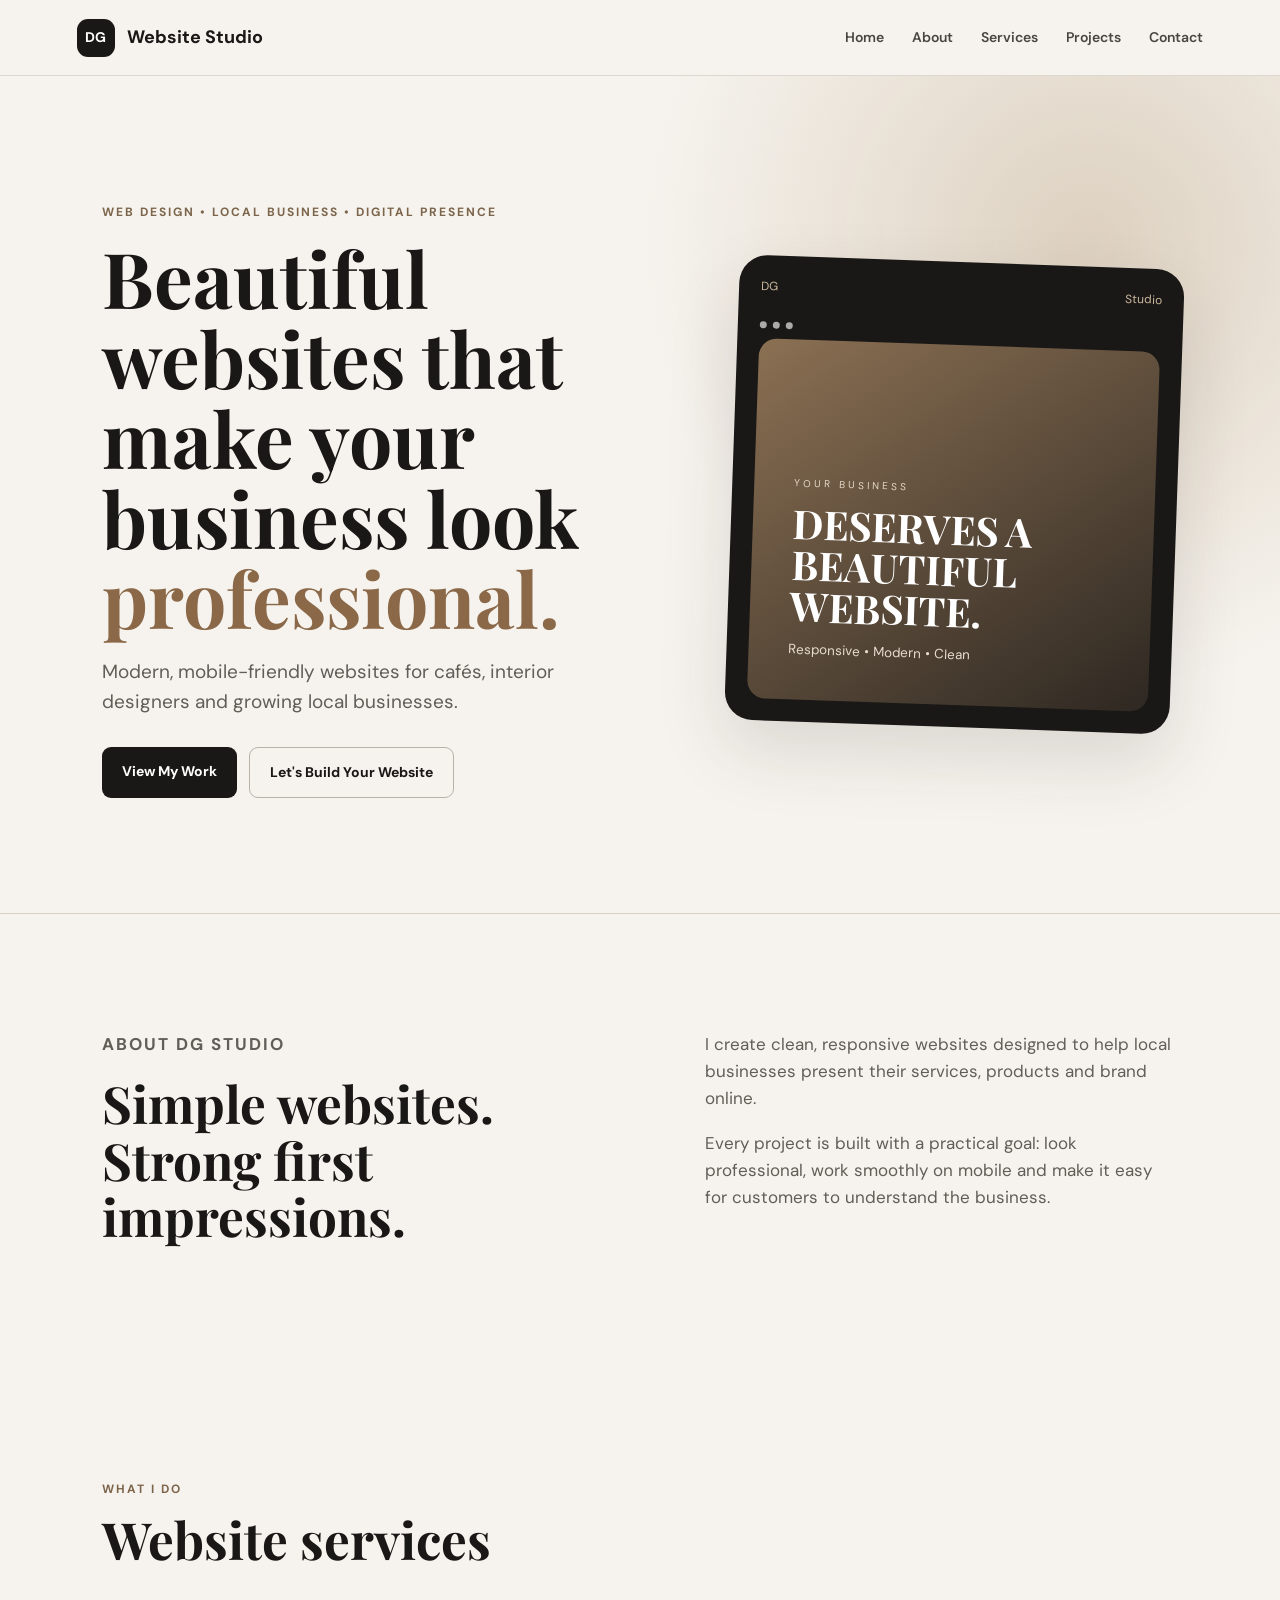
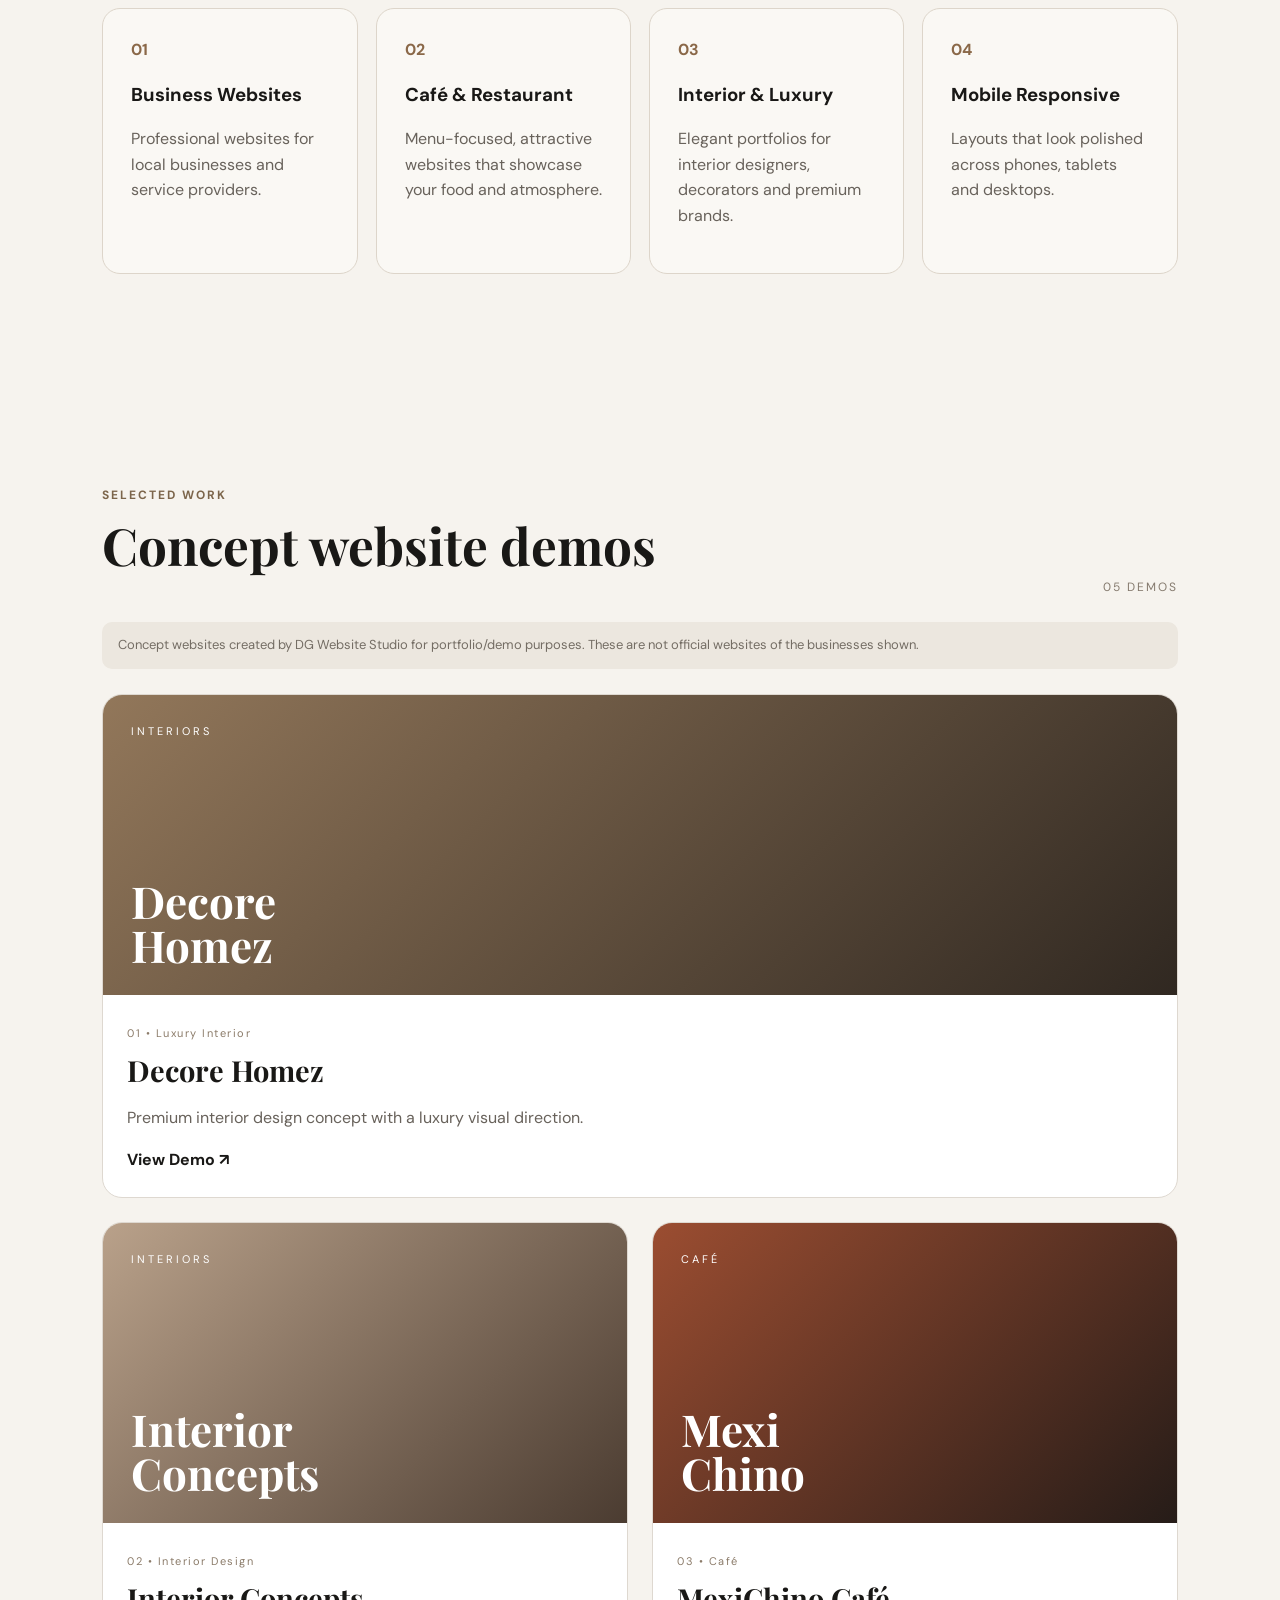
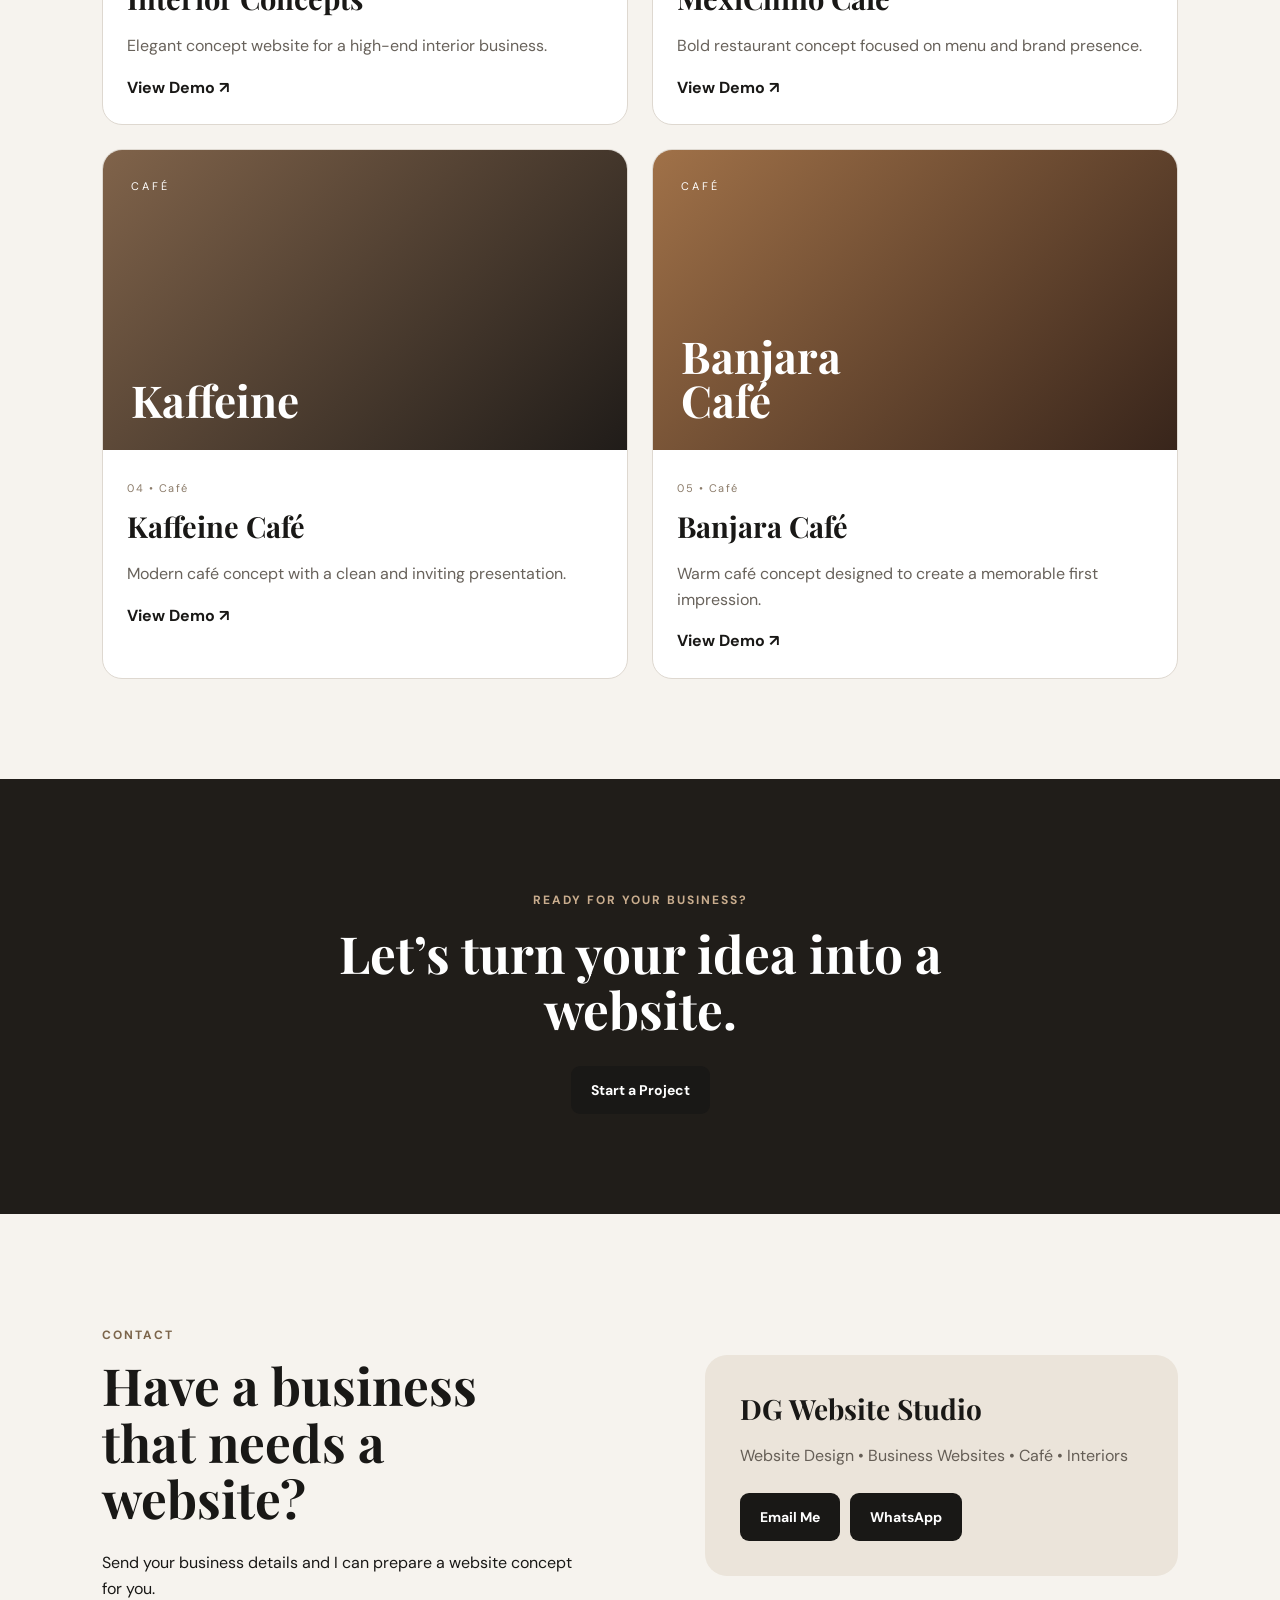
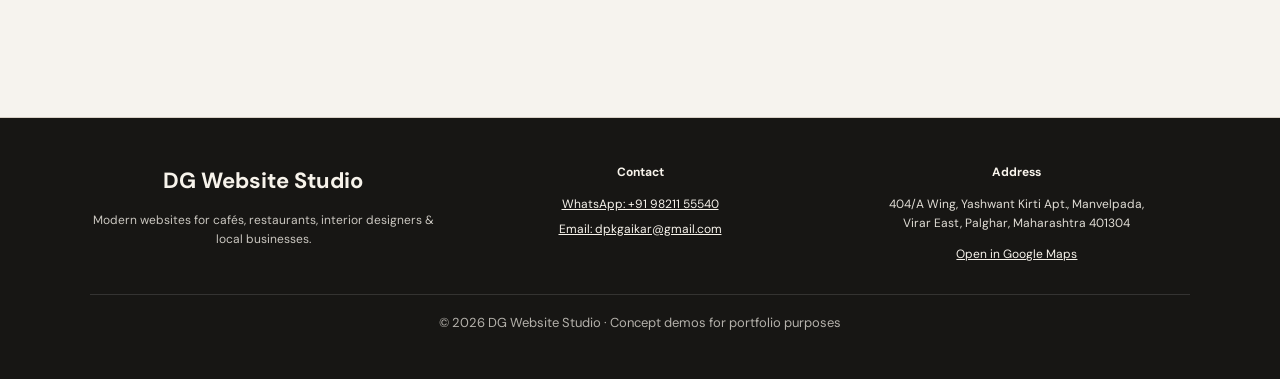
<file: index.html>
<!DOCTYPE html>
<html lang="en">
<head>
<meta charset="UTF-8">
<meta name="viewport" content="width=device-width, initial-scale=1.0">
<title>DG Website Studio | Premium Website Design</title>
<meta name="description" content="DG Website Studio creates modern, responsive websites for cafés, interiors and local businesses.">
<link rel="preconnect" href="https://fonts.googleapis.com">
<link rel="preconnect" href="https://fonts.gstatic.com" crossorigin>
<link href="https://fonts.googleapis.com/css2?family=DM+Sans:wght@400;500;600;700&family=Playfair+Display:wght@600;700&display=swap" rel="stylesheet">
<link rel="stylesheet" href="style.css">
</head>
<body>
<header class="nav">
  <a class="brand" href="#home"><span>DG</span> Website Studio</a>
  <button class="menu" aria-label="Open menu">☰</button>
  <nav>
    <a href="#home">Home</a><a href="#about">About</a><a href="#services">Services</a><a href="#projects">Projects</a><a href="#contact">Contact</a>
  </nav>
</header>

<main>
<section id="home" class="hero">
  <div class="hero-copy">
    <p class="eyebrow">WEB DESIGN • LOCAL BUSINESS • DIGITAL PRESENCE</p>
    <h1>Beautiful websites that make your business look <em>professional.</em></h1>
    <p class="lead">Modern, mobile-friendly websites for cafés, interior designers and growing local businesses.</p>
    <div class="actions"><a class="btn primary" href="#projects">View My Work</a><a class="btn ghost" href="#contact">Let's Build Your Website</a></div>
  </div>
  <div class="hero-card">
    <div class="mini-top"><span>DG</span><span>Studio</span></div>
    <div class="browser"><i></i><i></i><i></i></div>
    <div class="screen">
      <span>YOUR BUSINESS</span>
      <strong>DESERVES A<br>BEAUTIFUL WEBSITE.</strong>
      <small>Responsive • Modern • Clean</small>
    </div>
  </div>
</section>

<section id="about" class="section split">
  <div><p class="eyebrow">ABOUT DG STUDIO</p><h2>Simple websites. Strong first impressions.</h2></div>
  <div><p>I create clean, responsive websites designed to help local businesses present their services, products and brand online.</p><p>Every project is built with a practical goal: look professional, work smoothly on mobile and make it easy for customers to understand the business.</p></div>
</section>

<section id="services" class="section">
  <p class="eyebrow">WHAT I DO</p><h2>Website services</h2>
  <div class="service-grid">
    <article><b>01</b><h3>Business Websites</h3><p>Professional websites for local businesses and service providers.</p></article>
    <article><b>02</b><h3>Café & Restaurant</h3><p>Menu-focused, attractive websites that showcase your food and atmosphere.</p></article>
    <article><b>03</b><h3>Interior & Luxury</h3><p>Elegant portfolios for interior designers, decorators and premium brands.</p></article>
    <article><b>04</b><h3>Mobile Responsive</h3><p>Layouts that look polished across phones, tablets and desktops.</p></article>
  </div>
</section>

<section id="projects" class="section projects">
  <div class="section-head"><div><p class="eyebrow">SELECTED WORK</p><h2>Concept website demos</h2></div><span class="count">05 DEMOS</span></div>
  <p class="note">Concept websites created by DG Website Studio for portfolio/demo purposes. These are not official websites of the businesses shown.</p>
  <div class="project-grid">
    <article class="project featured"><div class="project-visual interior"><span>INTERIORS</span><strong>Decore<br>Homez</strong></div><div class="project-info"><span>01 • Luxury Interior</span><h3>Decore Homez</h3><p>Premium interior design concept with a luxury visual direction.</p><a href="projects/decore-homez/" target="_blank">View Demo ↗</a></div></article>
    <article class="project"><div class="project-visual interior2"><span>INTERIORS</span><strong>Interior<br>Concepts</strong></div><div class="project-info"><span>02 • Interior Design</span><h3>Interior Concepts</h3><p>Elegant concept website for a high-end interior business.</p><a href="projects/interior-concepts/" target="_blank">View Demo ↗</a></div></article>
    <article class="project"><div class="project-visual cafe"><span>CAFÉ</span><strong>Mexi<br>Chino</strong></div><div class="project-info"><span>03 • Café</span><h3>MexiChino Café</h3><p>Bold restaurant concept focused on menu and brand presence.</p><a href="projects/mexichino/" target="_blank">View Demo ↗</a></div></article>
    <article class="project"><div class="project-visual kaffeine"><span>CAFÉ</span><strong>Kaffeine</strong></div><div class="project-info"><span>04 • Café</span><h3>Kaffeine Café</h3><p>Modern café concept with a clean and inviting presentation.</p><a href="projects/kaffeine/" target="_blank">View Demo ↗</a></div></article>
    <article class="project"><div class="project-visual banjara"><span>CAFÉ</span><strong>Banjara<br>Café</strong></div><div class="project-info"><span>05 • Café</span><h3>Banjara Café</h3><p>Warm café concept designed to create a memorable first impression.</p><a href="projects/banjara-cafe/" target="_blank">View Demo ↗</a></div></article>
  </div>
</section>

<section class="cta">
  <p class="eyebrow">READY FOR YOUR BUSINESS?</p><h2>Let’s turn your idea into a website.</h2><a class="btn primary" href="#contact">Start a Project</a>
</section>

<section id="contact" class="section contact">
  <div><p class="eyebrow">CONTACT</p><h2>Have a business that needs a website?</h2><p>Send your business details and I can prepare a website concept for you.</p></div>
  <div class="contact-card">
  <strong>DG Website Studio</strong>
  <p>Website Design • Business Websites • Café • Interiors</p>
  <div style="display:flex;flex-wrap:wrap;gap:10px;margin-top:18px;">
    <a class="btn primary" href="mailto:dpkgaikar@gmail.com">Email Me</a>
    <a class="btn primary" href="https://wa.me/919821155540" target="_blank" rel="noopener">WhatsApp</a>
  </div>
</div>
</section>
</main>
<footer id="footer" style="padding:45px 7%;background:#171614;color:#f7f3eb;">
  <div style="max-width:1200px;margin:auto;display:grid;grid-template-columns:repeat(auto-fit,minmax(240px,1fr));gap:30px;">
    <div>
      <strong style="font-size:22px;">DG Website Studio</strong>
      <p style="margin-top:12px;opacity:.8;">Modern websites for cafés, restaurants, interior designers & local businesses.</p>
    </div>
    <div>
      <strong>Contact</strong>
      <p style="margin:12px 0 6px;"><a style="color:inherit;" href="https://wa.me/919821155540" target="_blank" rel="noopener">WhatsApp: +91 98211 55540</a></p>
      <p style="margin:6px 0;"><a style="color:inherit;" href="mailto:dpkgaikar@gmail.com">Email: dpkgaikar@gmail.com</a></p>
    </div>
    <div>
      <strong>Address</strong>
      <p style="margin-top:12px;line-height:1.6;opacity:.9;">404/A Wing, Yashwant Kirti Apt., Manvelpada,<br>Virar East, Palghar, Maharashtra 401304</p>
      <a style="color:inherit;text-decoration:underline;" href="https://www.google.com/maps/search/?api=1&query=404%2FA%20Wing%20Yashwant%20Kirti%20Apt%20Manvelpada%20Virar%20East%20Palghar%20Maharashtra%20401304" target="_blank" rel="noopener">Open in Google Maps</a>
    </div>
  </div>
  <div style="max-width:1200px;margin:30px auto 0;padding-top:18px;border-top:1px solid rgba(255,255,255,.18);font-size:13px;opacity:.7;">
    © 2026 DG Website Studio · Concept demos for portfolio purposes
  </div>
</footer>
<script src="script.js"></script>
</body>
</html>
</file>
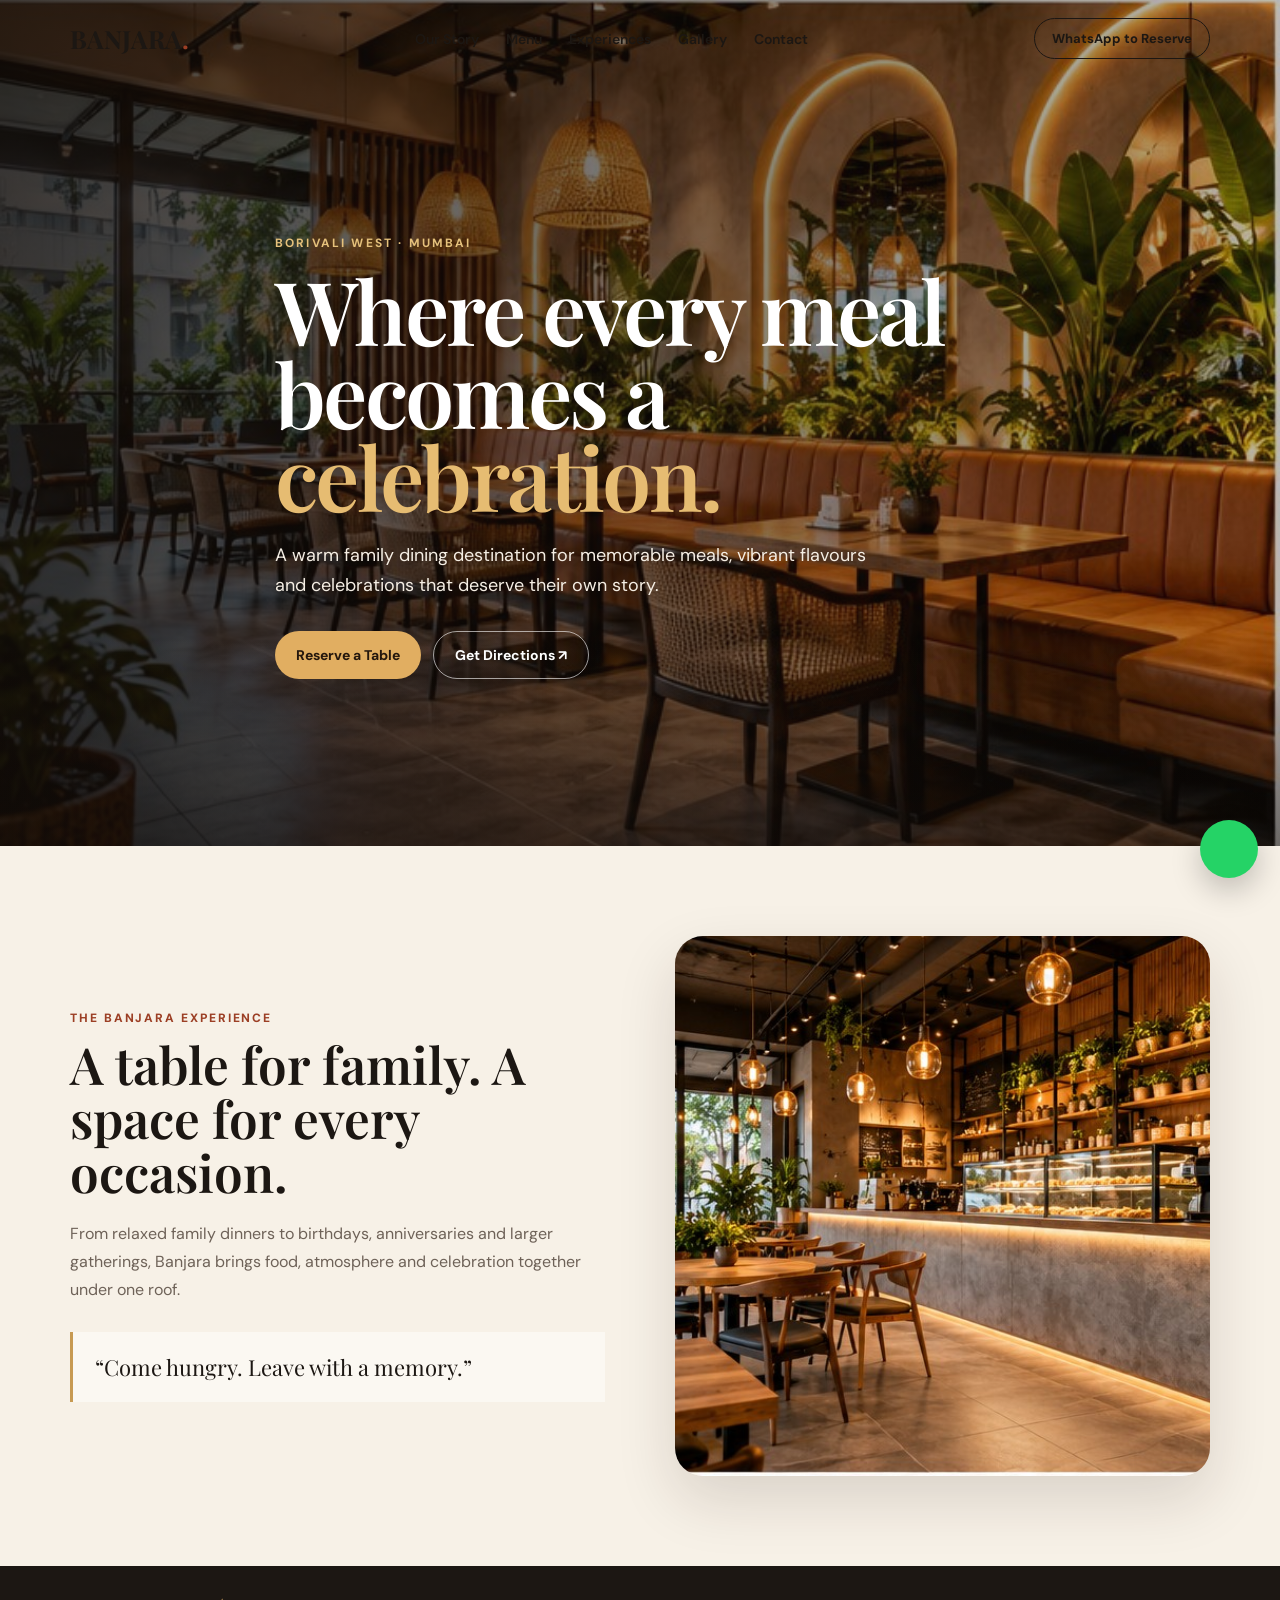
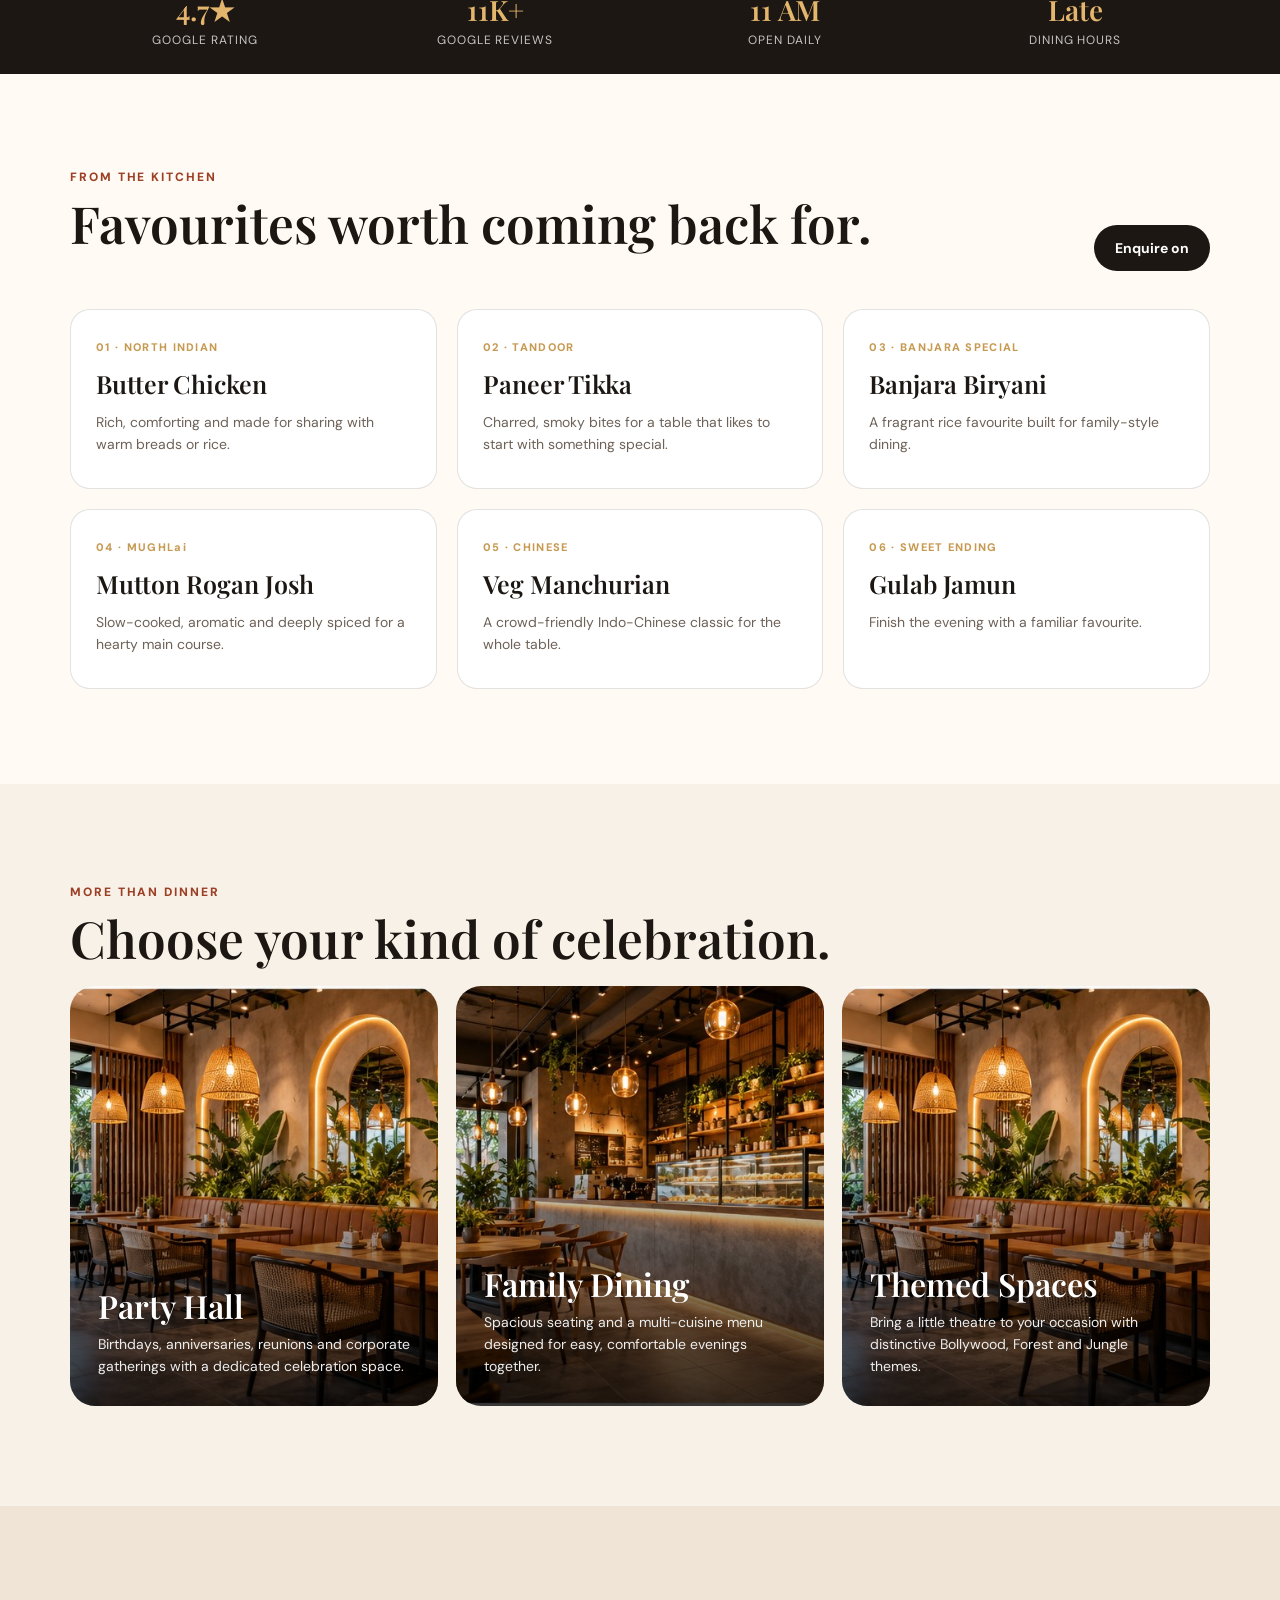
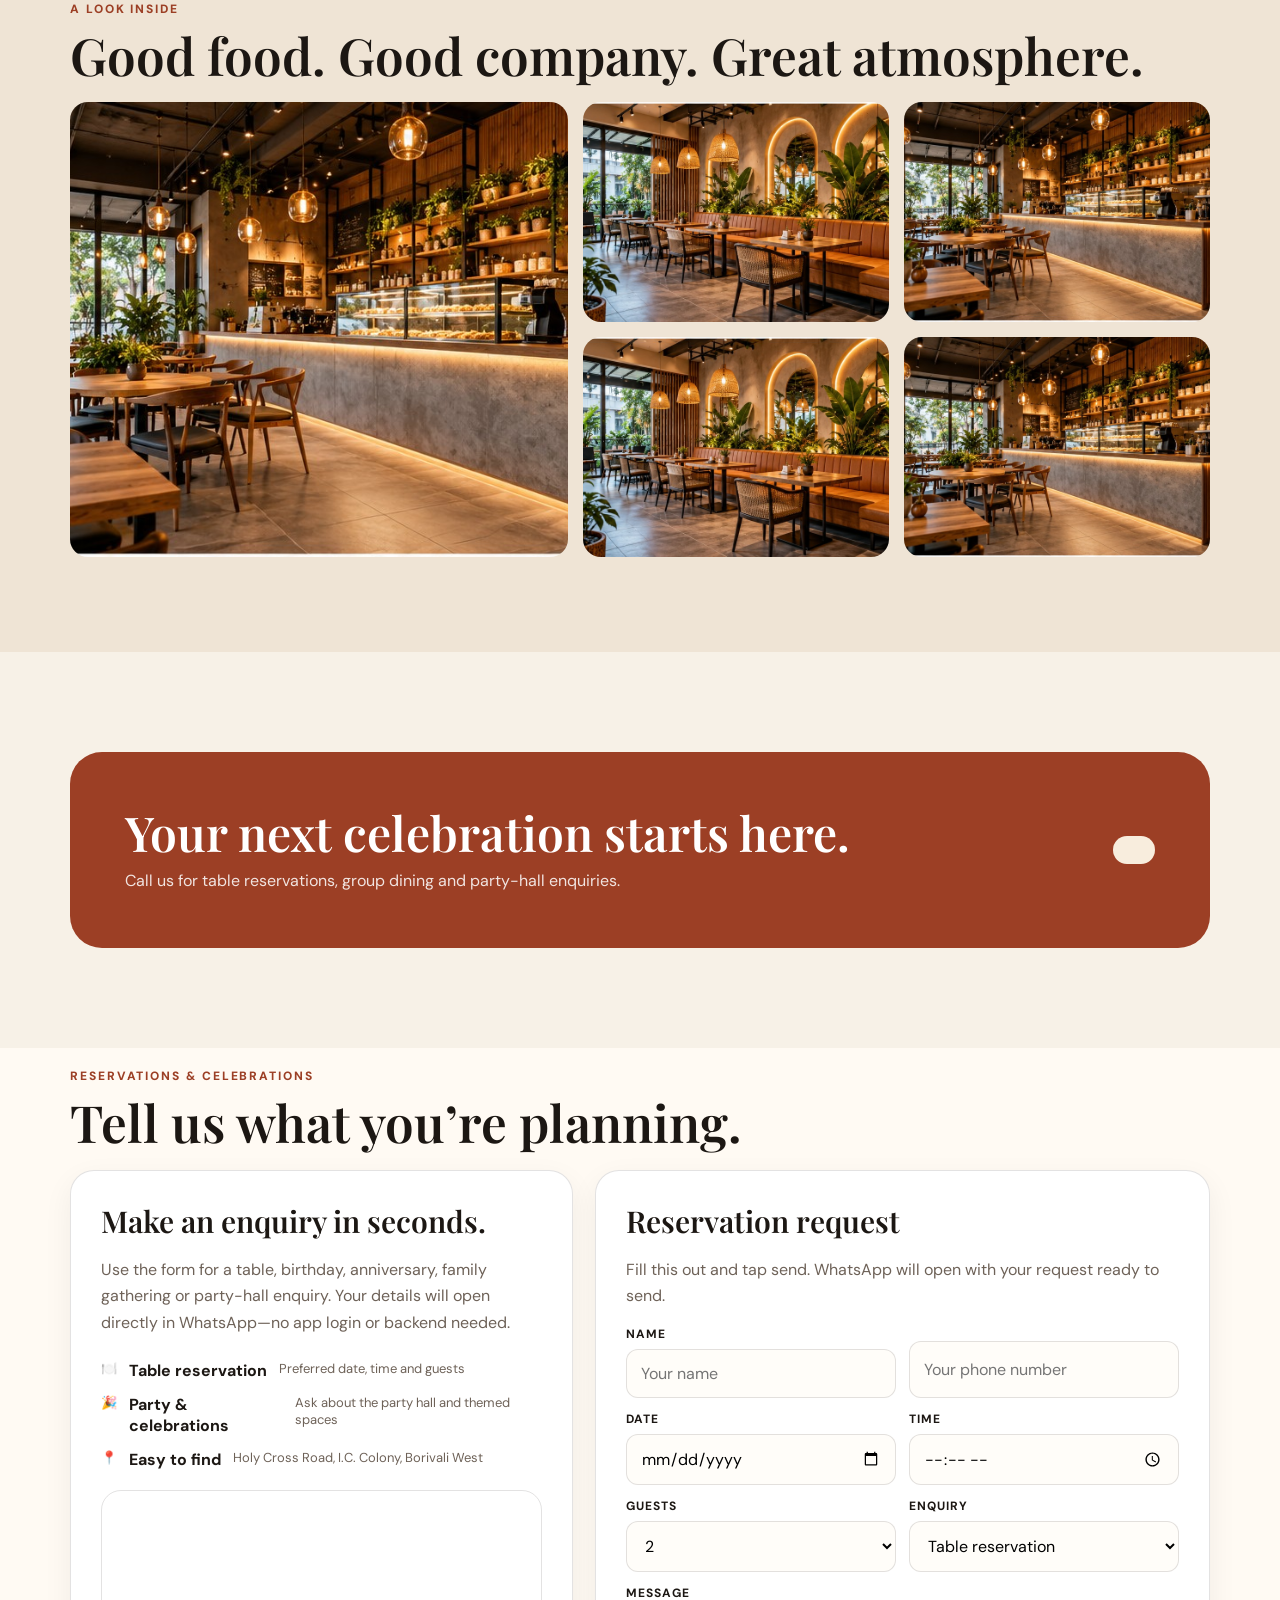
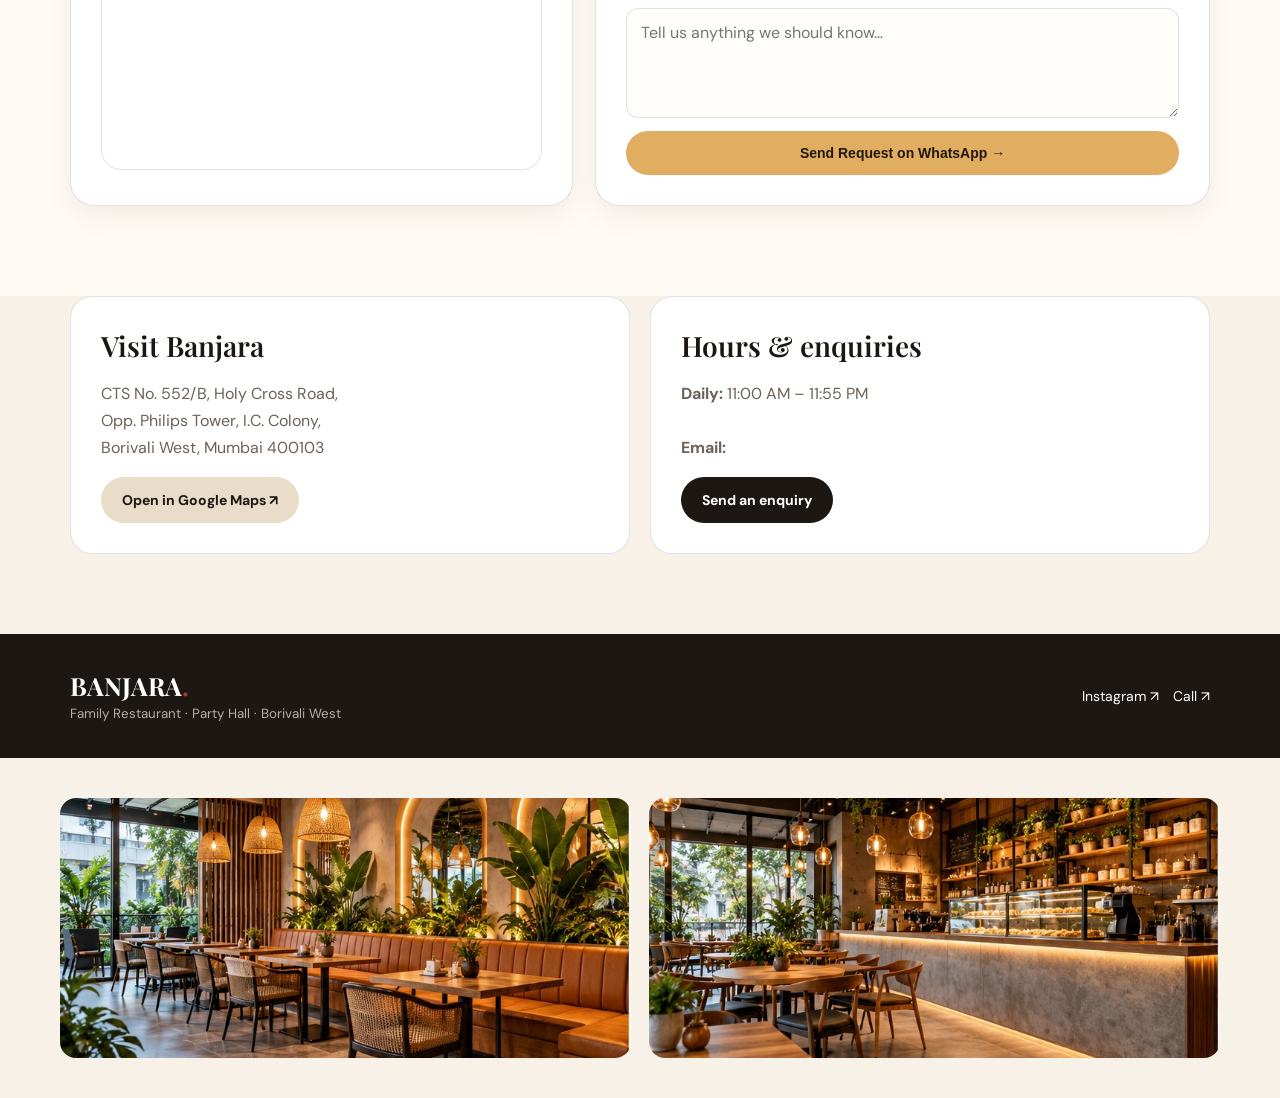
<file: projects/banjara-cafe/index.html>
<!doctype html>
<html lang="en">
<head>
<meta charset="utf-8"><meta name="viewport" content="width=device-width,initial-scale=1">
<title>Borivali Banjara | Family Restaurant & Party Hall</title>
<meta name="description" content="Borivali Banjara — a vibrant family dining and celebration destination in IC Colony, Borivali West, Mumbai.">
<link rel="preconnect" href="https://fonts.googleapis.com"><link rel="preconnect" href="https://fonts.gstatic.com" crossorigin>
<link href="https://fonts.googleapis.com/css2?family=DM+Sans:wght@400;500;600;700&family=Playfair+Display:wght@500;600;700&display=swap" rel="stylesheet">
<style>
:root{--ink:#1c1713;--cream:#f7f1e7;--sand:#e9dcc8;--rust:#9c3f25;--gold:#c79a52;--muted:#6e6258;--white:#fffdf9;--line:rgba(28,23,19,.12);--shadow:0 24px 60px rgba(40,24,12,.14)}
*{box-sizing:border-box}html{scroll-behavior:smooth}body{margin:0;color:var(--ink);background:var(--cream);font-family:'DM Sans',sans-serif}a{color:inherit;text-decoration:none}.container{width:min(1140px,92%);margin:auto}.nav{position:fixed;top:0;left:0;right:0;z-index:20;padding:18px 0;transition:.3s}.nav.scrolled{background:rgba(247,241,231,.92);backdrop-filter:blur(14px);box-shadow:0 1px 0 var(--line)}.nav-inner{display:flex;align-items:center;justify-content:space-between}.logo{font-family:'Playfair Display';font-size:25px;font-weight:700}.logo span{color:var(--rust)}.links{display:flex;gap:27px;font-size:14px;font-weight:600}.links a:hover{color:var(--rust)}.nav-cta{padding:11px 17px;border:1px solid var(--ink);border-radius:999px;font-size:13px;font-weight:700}.hero{min-height:94vh;display:grid;align-items:end;padding:140px 0 72px;background:linear-gradient(90deg,rgba(18,12,8,.82),rgba(18,12,8,.28)),url('assets/cafe-green.jpg') center/cover;color:white;position:relative}.hero:after{content:'';position:absolute;inset:auto 0 0;height:25%;background:linear-gradient(transparent,rgba(18,12,8,.45))}.hero-content{position:relative;z-index:2;max-width:730px}.eyebrow{letter-spacing:.18em;text-transform:uppercase;font-size:12px;font-weight:700;color:#e5c17b;margin-bottom:18px}.hero h1{font:600 clamp(48px,7vw,88px)/.94 'Playfair Display';margin:0 0 24px;letter-spacing:-.03em}.hero h1 em{color:#e6bc72;font-style:normal}.hero p{font-size:18px;line-height:1.65;max-width:620px;color:#f5eee4}.actions{display:flex;gap:12px;flex-wrap:wrap;margin-top:30px}.btn{display:inline-flex;align-items:center;justify-content:center;padding:14px 21px;border-radius:999px;font-weight:700;font-size:14px}.btn-primary{background:#e1ae61;color:#24170d}.btn-ghost{border:1px solid rgba(255,255,255,.6);color:white}.intro{padding:90px 0}.grid2{display:grid;grid-template-columns:1fr 1fr;gap:70px;align-items:center}.section-kicker{color:var(--rust);text-transform:uppercase;letter-spacing:.16em;font-size:12px;font-weight:800}.section-title{font:600 clamp(34px,4vw,56px)/1.05 'Playfair Display';margin:12px 0 20px}.body{color:var(--muted);line-height:1.75}.quote{margin-top:28px;padding:20px 22px;border-left:3px solid var(--gold);background:rgba(255,255,255,.45);font-family:'Playfair Display';font-size:22px}.photo-card{border-radius:28px;overflow:hidden;box-shadow:var(--shadow);height:540px}.photo-card img{width:100%;height:100%;object-fit:cover}.strip{background:var(--ink);color:white;padding:25px 0}.strip-inner{display:grid;grid-template-columns:repeat(4,1fr);gap:20px;text-align:center}.stat strong{display:block;color:#e3b56d;font:600 28px 'Playfair Display'}.stat span{font-size:12px;letter-spacing:.08em;text-transform:uppercase;opacity:.75}.menu{padding:95px 0;background:#fffaf3}.menu-head{display:flex;justify-content:space-between;align-items:end;gap:20px;margin-bottom:38px}.menu-grid{display:grid;grid-template-columns:repeat(3,1fr);gap:20px}.dish{background:white;border:1px solid var(--line);border-radius:20px;padding:25px;min-height:180px;transition:.25s}.dish:hover{transform:translateY(-5px);box-shadow:0 14px 35px rgba(40,24,12,.09)}.dish .num{font-size:11px;color:var(--gold);font-weight:800;letter-spacing:.12em}.dish h3{font:600 25px 'Playfair Display';margin:11px 0}.dish p{color:var(--muted);font-size:14px;line-height:1.6;margin:0}.experiences{padding:100px 0}.exp-grid{display:grid;grid-template-columns:repeat(3,1fr);gap:18px}.exp{min-height:420px;border-radius:25px;overflow:hidden;position:relative;color:white;background-size:cover;background-position:center;display:flex;align-items:end}.exp:before{content:'';position:absolute;inset:0;background:linear-gradient(transparent 30%,rgba(0,0,0,.78))}.exp-content{position:relative;padding:28px}.exp h3{font:600 32px 'Playfair Display';margin:0 0 7px}.exp p{margin:0;color:#eee;line-height:1.55;font-size:14px}.gallery{padding:95px 0;background:#efe4d5}.gallery-grid{display:grid;grid-template-columns:1.3fr .8fr .8fr;grid-auto-rows:220px;gap:15px}.gallery-grid img{width:100%;height:100%;object-fit:cover;border-radius:18px}.gallery-grid img:first-child{grid-row:span 2}.cta{padding:100px 0}.cta-box{background:var(--rust);color:white;border-radius:32px;padding:55px;display:flex;justify-content:space-between;gap:35px;align-items:center}.cta h2{font:600 48px/1.05 'Playfair Display';margin:0 0 10px}.cta p{opacity:.86;margin:0;line-height:1.6}.contact{padding:0 0 80px}.contact-grid{display:grid;grid-template-columns:1fr 1fr;gap:20px}.contact-card{background:white;border:1px solid var(--line);border-radius:22px;padding:30px}.contact-card h3{font:600 28px 'Playfair Display';margin:0 0 15px}.contact-card p{color:var(--muted);line-height:1.7}.footer{background:var(--ink);color:white;padding:35px 0}.footer-inner{display:flex;justify-content:space-between;gap:20px;align-items:center}.footer small{opacity:.65}.social{display:flex;gap:14px;font-size:14px}.mobile-menu{display:none}.float-wa{position:fixed;right:22px;bottom:22px;z-index:30;width:58px;height:58px;border-radius:50%;display:grid;place-items:center;background:#25D366;color:white;font-size:27px;box-shadow:0 12px 30px rgba(0,0,0,.22)}.booking{padding:20px 0 90px;background:#fffaf3}.booking-grid{display:grid;grid-template-columns:.9fr 1.1fr;gap:22px}.booking-card{background:white;border:1px solid var(--line);border-radius:24px;padding:30px;box-shadow:0 10px 30px rgba(40,24,12,.06)}.booking-card h3{font:600 30px 'Playfair Display';margin:0 0 10px}.booking-card p{color:var(--muted);line-height:1.65}.booking-list{display:grid;gap:13px;margin-top:24px}.booking-list div{display:flex;gap:12px;align-items:flex-start}.booking-list b{display:block}.booking-list span{color:var(--muted);font-size:13px}.form-grid{display:grid;grid-template-columns:1fr 1fr;gap:13px}.field{display:grid;gap:7px}.field.full{grid-column:1/-1}.field label{font-size:12px;font-weight:700;text-transform:uppercase;letter-spacing:.08em}.field input,.field select,.field textarea{width:100%;border:1px solid var(--line);border-radius:12px;padding:13px 14px;font:inherit;background:#fffdf9;outline:none}.field textarea{min-height:110px;resize:vertical}.field input:focus,.field select:focus,.field textarea:focus{border-color:var(--gold);box-shadow:0 0 0 3px rgba(199,154,82,.12)}.map-wrap{margin-top:20px;border-radius:20px;overflow:hidden;height:280px;border:1px solid var(--line)}.map-wrap iframe{width:100%;height:100%;border:0}.mobile-bar{display:none}
@media(max-width:800px){.links{display:none}.mobile-menu{display:block;border:1px solid var(--line);border-radius:50%;width:40px;height:40px;background:transparent}.hero{min-height:88vh}.grid2,.contact-grid{grid-template-columns:1fr;gap:35px}.photo-card{height:400px}.strip-inner{grid-template-columns:1fr 1fr}.menu-grid,.exp-grid{grid-template-columns:1fr}.menu-head{display:block}.menu-head .btn{margin-top:20px}.gallery-grid{grid-template-columns:1fr 1fr;grid-auto-rows:170px}.gallery-grid img:first-child{grid-row:span 2}.cta-box{display:block;padding:35px}.cta h2{font-size:38px;margin-bottom:15px}.cta .btn{margin-top:25px}.footer-inner{display:block}.social{margin-top:15px}.booking-grid{grid-template-columns:1fr}.form-grid{grid-template-columns:1fr}.field.full{grid-column:auto}.float-wa{display:none}.mobile-bar{position:fixed;bottom:0;left:0;right:0;z-index:40;display:grid;grid-template-columns:repeat(3,1fr);background:rgba(28,23,19,.96);backdrop-filter:blur(12px);box-shadow:0 -8px 25px rgba(0,0,0,.15)}.mobile-bar a{color:white;text-align:center;padding:14px 8px;font-size:13px;font-weight:700;border-right:1px solid rgba(255,255,255,.12)}.mobile-bar a:last-child{border-right:0}}
</style>
</head>
<body>
<nav class="nav" id="nav"><div class="container nav-inner"><a class="logo" href="#top">BANJARA<span>.</span></a><div class="links"><a href="#story">Our Story</a><a href="#menu">Menu</a><a href="#experiences">Experiences</a><a href="#gallery">Gallery</a><a href="#contact">Contact</a></div><a class="nav-cta" href="https://wa.me/?text=Hi%20Banjara%2C%20I%27d%20like%20to%20make%20a%20reservation." target="_blank">WhatsApp to Reserve</a><button class="mobile-menu" aria-label="menu">☰</button></div></nav>
<header class="hero" id="top"><div class="container hero-content"><div class="eyebrow">Borivali West · Mumbai</div><h1>Where every meal becomes a <em>celebration.</em></h1><p>A warm family dining destination for memorable meals, vibrant flavours and celebrations that deserve their own story.</p><div class="actions"><a class="btn btn-primary" href="#booking">Reserve a Table</a><a class="btn btn-ghost" href="https://maps.app.goo.gl/BnCkvn91abkaYxzz6" target="_blank">Get Directions ↗</a></div></div></header>
<section class="intro" id="story"><div class="container grid2"><div><div class="section-kicker">The Banjara experience</div><h2 class="section-title">A table for family. A space for every occasion.</h2><p class="body">From relaxed family dinners to birthdays, anniversaries and larger gatherings, Banjara brings food, atmosphere and celebration together under one roof.</p><div class="quote">“Come hungry. Leave with a memory.”</div></div><div class="photo-card"><img src="assets/cafe-main.jpg" alt="Warm restaurant interior"></div></div></section>
<section class="strip"><div class="container strip-inner"><div class="stat"><strong>4.7★</strong><span>Google rating</span></div><div class="stat"><strong>11K+</strong><span>Google reviews</span></div><div class="stat"><strong>11 AM</strong><span>Open daily</span></div><div class="stat"><strong>Late</strong><span>Dining hours</span></div></div></section>
<section class="menu" id="menu"><div class="container"><div class="menu-head"><div><div class="section-kicker">From the kitchen</div><h2 class="section-title">Favourites worth coming back for.</h2></div><a class="btn" style="background:var(--ink);color:white" href="#booking">Enquire on </a></div><div class="menu-grid"><article class="dish"><span class="num">01 · NORTH INDIAN</span><h3>Butter Chicken</h3><p>Rich, comforting and made for sharing with warm breads or rice.</p></article><article class="dish"><span class="num">02 · TANDOOR</span><h3>Paneer Tikka</h3><p>Charred, smoky bites for a table that likes to start with something special.</p></article><article class="dish"><span class="num">03 · BANJARA SPECIAL</span><h3>Banjara Biryani</h3><p>A fragrant rice favourite built for family-style dining.</p></article><article class="dish"><span class="num">04 · MUGHLai</span><h3>Mutton Rogan Josh</h3><p>Slow-cooked, aromatic and deeply spiced for a hearty main course.</p></article><article class="dish"><span class="num">05 · CHINESE</span><h3>Veg Manchurian</h3><p>A crowd-friendly Indo-Chinese classic for the whole table.</p></article><article class="dish"><span class="num">06 · SWEET ENDING</span><h3>Gulab Jamun</h3><p>Finish the evening with a familiar favourite.</p></article></div></div></section>
<section class="experiences" id="experiences"><div class="container"><div class="section-kicker">More than dinner</div><h2 class="section-title">Choose your kind of celebration.</h2><div class="exp-grid"><article class="exp" style="background-image:url('assets/cafe-green.jpg')"><div class="exp-content"><h3>Party Hall</h3><p>Birthdays, anniversaries, reunions and corporate gatherings with a dedicated celebration space.</p></div></article><article class="exp" style="background-image:url('assets/cafe-main.jpg')"><div class="exp-content"><h3>Family Dining</h3><p>Spacious seating and a multi-cuisine menu designed for easy, comfortable evenings together.</p></div></article><article class="exp" style="background-image:url('assets/cafe-green.jpg')"><div class="exp-content"><h3>Themed Spaces</h3><p>Bring a little theatre to your occasion with distinctive Bollywood, Forest and Jungle themes.</p></div></article></div></div></section>
<section class="gallery" id="gallery"><div class="container"><div class="section-kicker">A look inside</div><h2 class="section-title">Good food. Good company. Great atmosphere.</h2><div class="gallery-grid"><img src="assets/cafe-main.jpg" alt="Dining table"><img src="assets/cafe-green.jpg" alt="Restaurant food"><img src="assets/cafe-main.jpg" alt="Indian food"><img src="assets/cafe-green.jpg" alt="Restaurant dining"><img src="assets/cafe-main.jpg" alt="Celebration dinner"></div></div></section>
<section class="cta"><div class="container"><div class="cta-box"><div><h2>Your next celebration starts here.</h2><p>Call us for table reservations, group dining and party-hall enquiries.</p></div><a class="btn" style="background:#f8eddd;color:var(--ink)" href="tel:"></a></div></div></section>
<section class="booking" id="booking"><div class="container"><div class="section-kicker">Reservations & celebrations</div><h2 class="section-title">Tell us what you’re planning.</h2><div class="booking-grid"><div class="booking-card"><h3>Make an enquiry in seconds.</h3><p>Use the form for a table, birthday, anniversary, family gathering or party-hall enquiry. Your details will open directly in WhatsApp—no app login or backend needed.</p><div class="booking-list"><div><span>🍽️</span><div><b>Table reservation</b><span>Preferred date, time and guests</span></div></div><div><span>🎉</span><div><b>Party & celebrations</b><span>Ask about the party hall and themed spaces</span></div></div><div><span>📍</span><div><b>Easy to find</b><span>Holy Cross Road, I.C. Colony, Borivali West</span></div></div></div><div class="map-wrap"><iframe title="Banjara location" src="https://www.google.com/maps?q=Borivali%20Banjara%20Family%20Restaurant%20and%20Party%20Hall%2C%20Mumbai&output=embed" loading="lazy"></iframe></div></div><div class="booking-card"><h3>Reservation request</h3><p>Fill this out and tap send. WhatsApp will open with your request ready to send.</p><form id="bookingForm"><div class="form-grid"><div class="field"><label>Name</label><input id="bname" required placeholder="Your name"></div><div class="field"><label></label><input id="bphone" required type="tel" placeholder="Your phone number"></div><div class="field"><label>Date</label><input id="bdate" required type="date"></div><div class="field"><label>Time</label><input id="btime" required type="time"></div><div class="field"><label>Guests</label><select id="bguests"><option>2</option><option>3–5</option><option>6–10</option><option>11–20</option><option>20+</option></select></div><div class="field"><label>Enquiry</label><select id="btype"><option>Table reservation</option><option>Birthday / anniversary</option><option>Party hall</option><option>Family gathering</option><option>Other</option></select></div><div class="field full"><label>Message</label><textarea id="bmessage" placeholder="Tell us anything we should know…"></textarea></div><div class="field full"><button class="btn btn-primary" style="border:0;cursor:pointer;width:100%" type="submit">Send Request on WhatsApp →</button></div></div></form></div></div></div></section><section class="contact" id="contact"><div class="container contact-grid"><div class="contact-card"><h3>Visit Banjara</h3><p>CTS No. 552/B, Holy Cross Road,<br>Opp. Philips Tower, I.C. Colony,<br>Borivali West, Mumbai 400103</p><a class="btn" style="background:var(--sand)" href="https://maps.app.goo.gl/BnCkvn91abkaYxzz6" target="_blank">Open in Google Maps ↗</a></div><div class="contact-card"><h3>Hours & enquiries</h3><p><strong>Daily:</strong> 11:00 AM – 11:55 PM<br><strong></strong> <br><strong>Email:</strong> </p><a class="btn" style="background:var(--ink);color:white" href="mailto:">Send an enquiry</a></div></div></section>
<a class="float-wa" href="https://wa.me/?text=Hi%20Banjara%2C%20I%27d%20like%20to%20make%20a%20reservation." target="_blank" aria-label="Chat on WhatsApp"><svg viewBox="0 0 32 32" width="27" height="27" aria-hidden="true"><path fill="currentColor" d="Mc-.h-.55c-.sc.z"/><path fill="currentColor" d="M16.02 3.2c-L3.1 28.8l6.77-1.7ah.01cazm0 23.22h-.01al-.acacz"/></svg></a><div class="mobile-bar"><a href="tel:">Call</a><a href="https://wa.me/?text=Hi%20Banjara%2C%20I%27d%20like%20to%20make%20a%20reservation." target="_blank"></a><a href="#booking">Book</a></div><footer class="footer"><div class="container footer-inner"><div><div class="logo">BANJARA<span>.</span></div><small>Family Restaurant · Party Hall · Borivali West</small></div><div class="social"><a href="https://www.instagram.com/banjara_restaurantandpartyhall/" target="_blank">Instagram ↗</a><a href="tel:">Call ↗</a></div></div></footer>
<script>const nav=document.getElementById('nav');addEventListener('scroll',()=>nav.classList.toggle('scrolled',scrollY>20));document.getElementById('bookingForm').addEventListener('submit',function(e){e.preventDefault();const n=document.getElementById('bname').value,p=document.getElementById('bphone').value,d=document.getElementById('bdate').value,t=document.getElementById('btime').value,g=document.getElementById('bguests').value,type=document.getElementById('btype').value,m=document.getElementById('bmessage').value;const msg=`Hi Banjara, I’d like to enquire about a ${type}.%0A%0AName: ${n}%0APhone: ${p}%0ADate: ${d}%0ATime: ${t}%0AGuests: ${g}%0AMessage: ${m||'—'}`;window.open('https://wa.me/?text='+msg,'_blank')});</script>
<section class="dg-image-gallery" style="display:grid;grid-template-columns:repeat(auto-fit,minmax(280px,1fr));gap:18px;margin:40px auto;max-width:1200px;padding:0 20px;"><img src="assets/cafe-green.jpg" alt="Professional interior design and cafe showcase image" loading="lazy" style="width:100%;height:260px;object-fit:cover;border-radius:16px;"><img src="assets/cafe-main.jpg" alt="Professional interior design and cafe showcase image" loading="lazy" style="width:100%;height:260px;object-fit:cover;border-radius:16px;"></section></body></html>
</file>
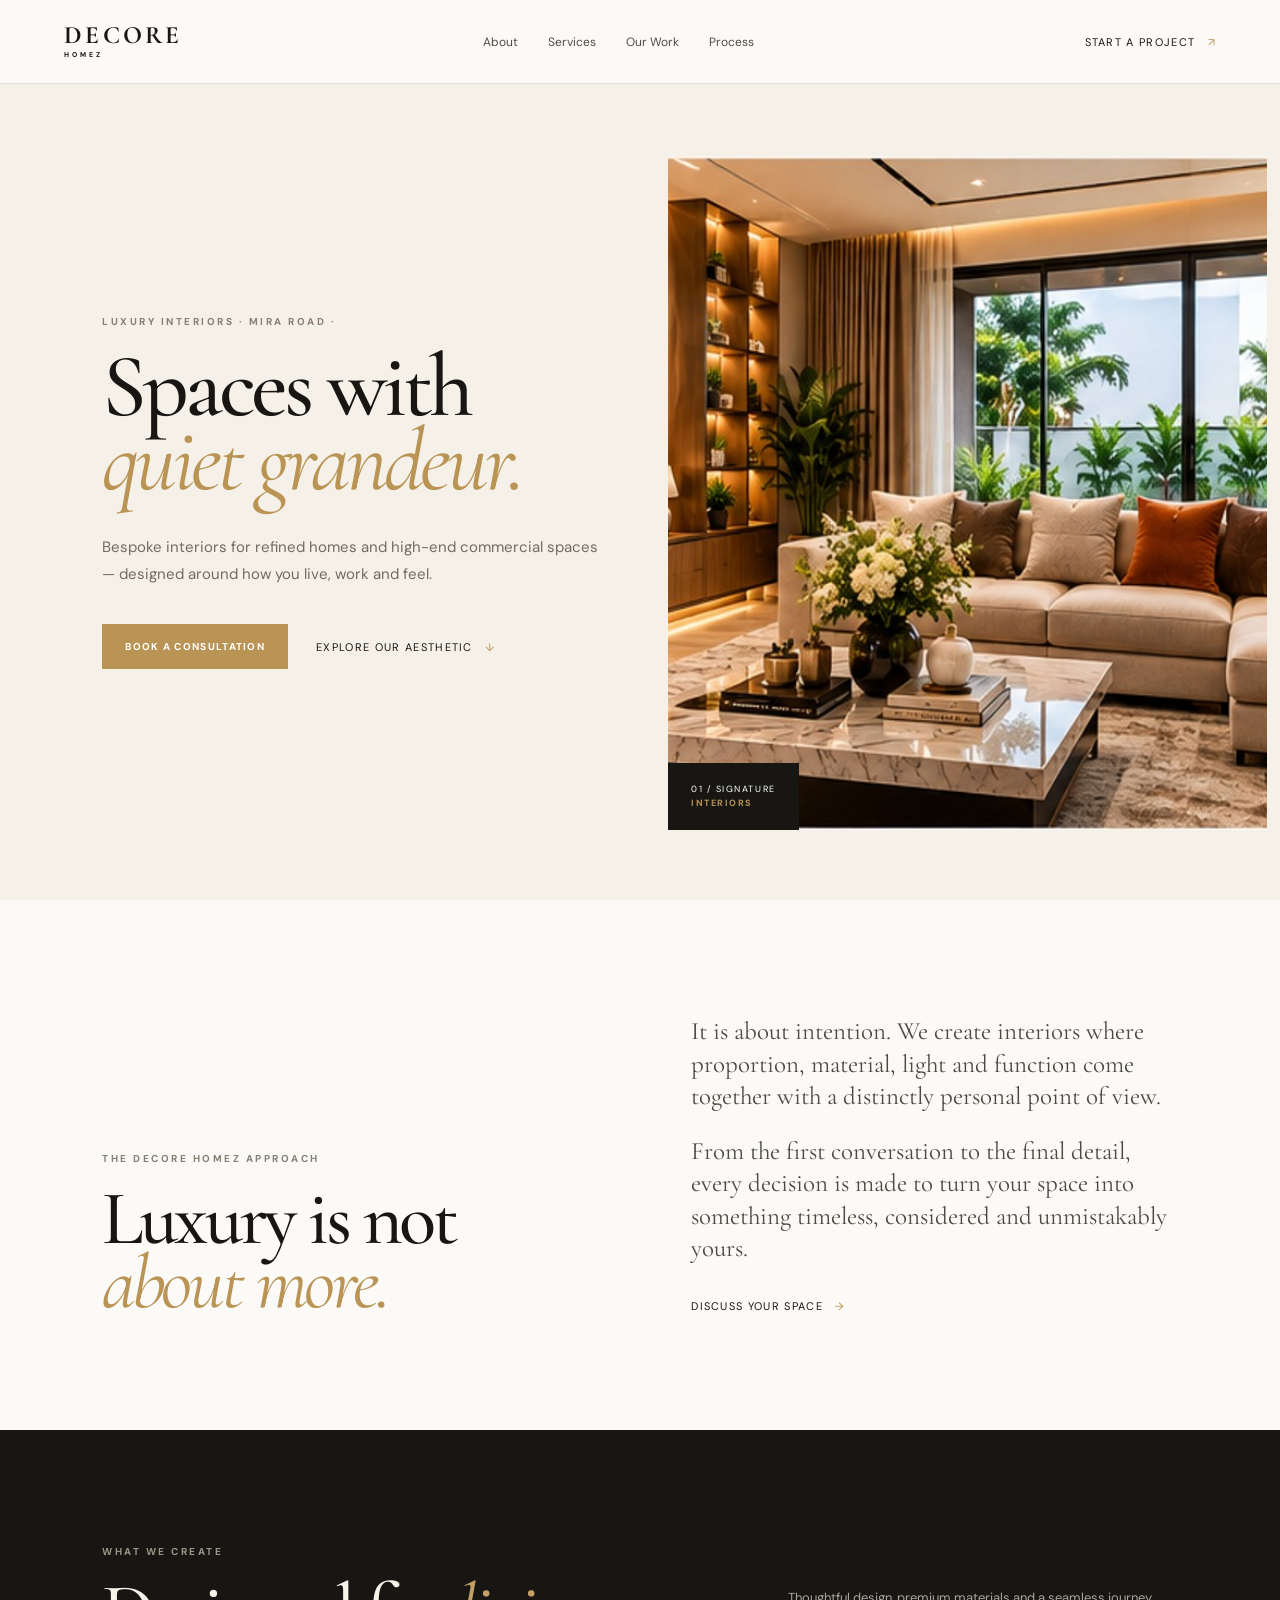
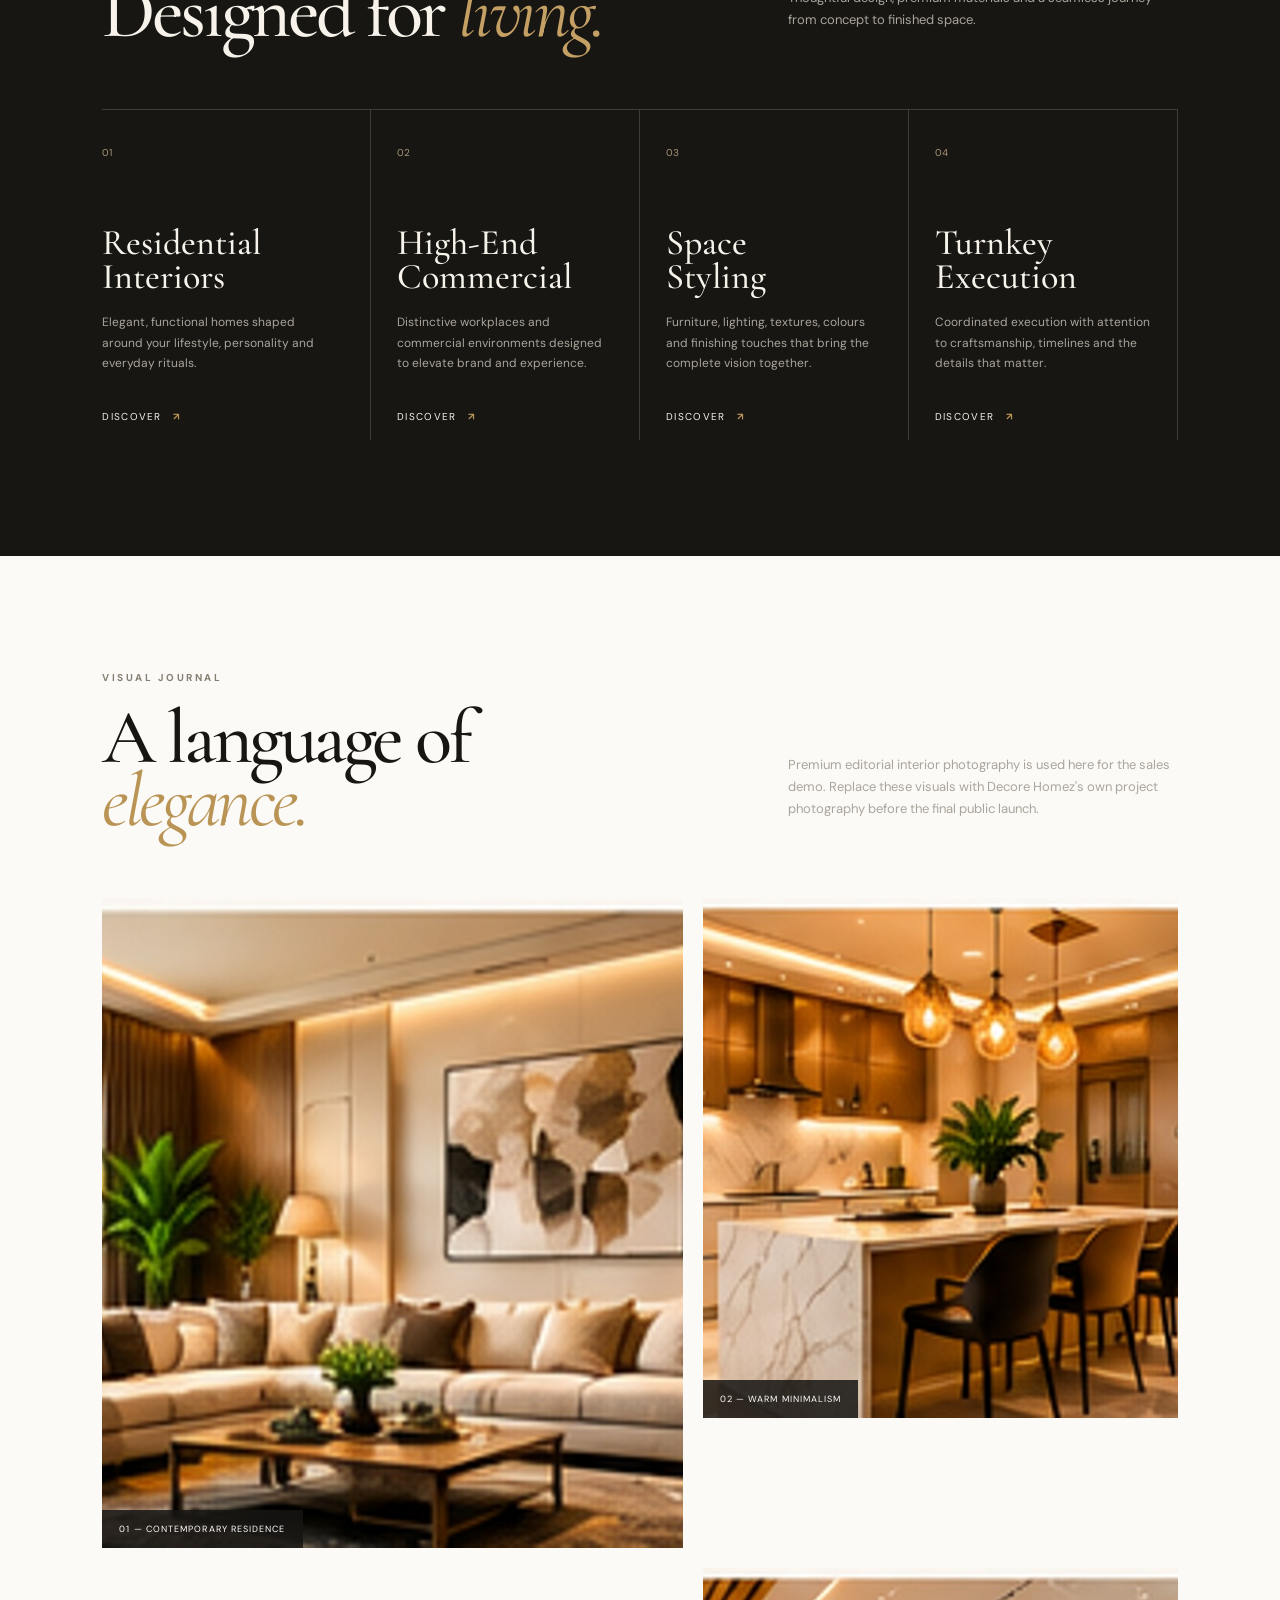
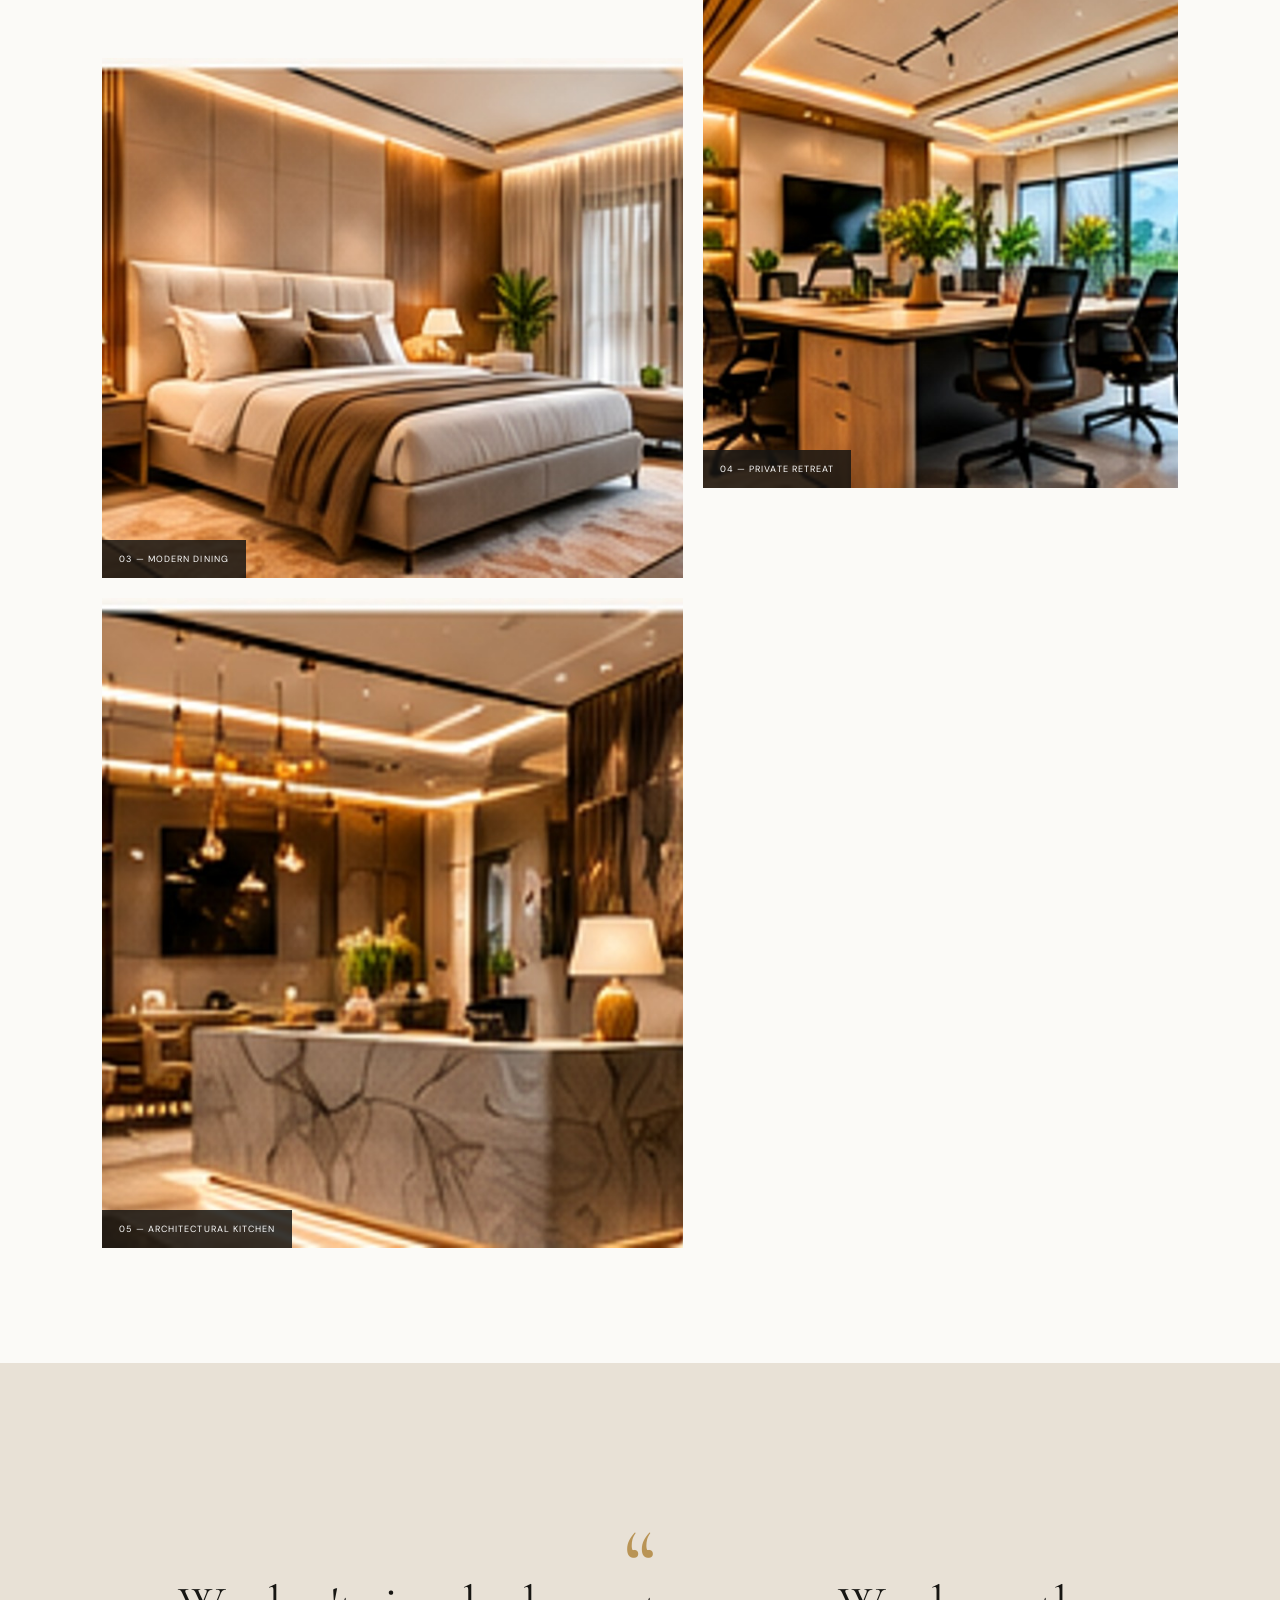
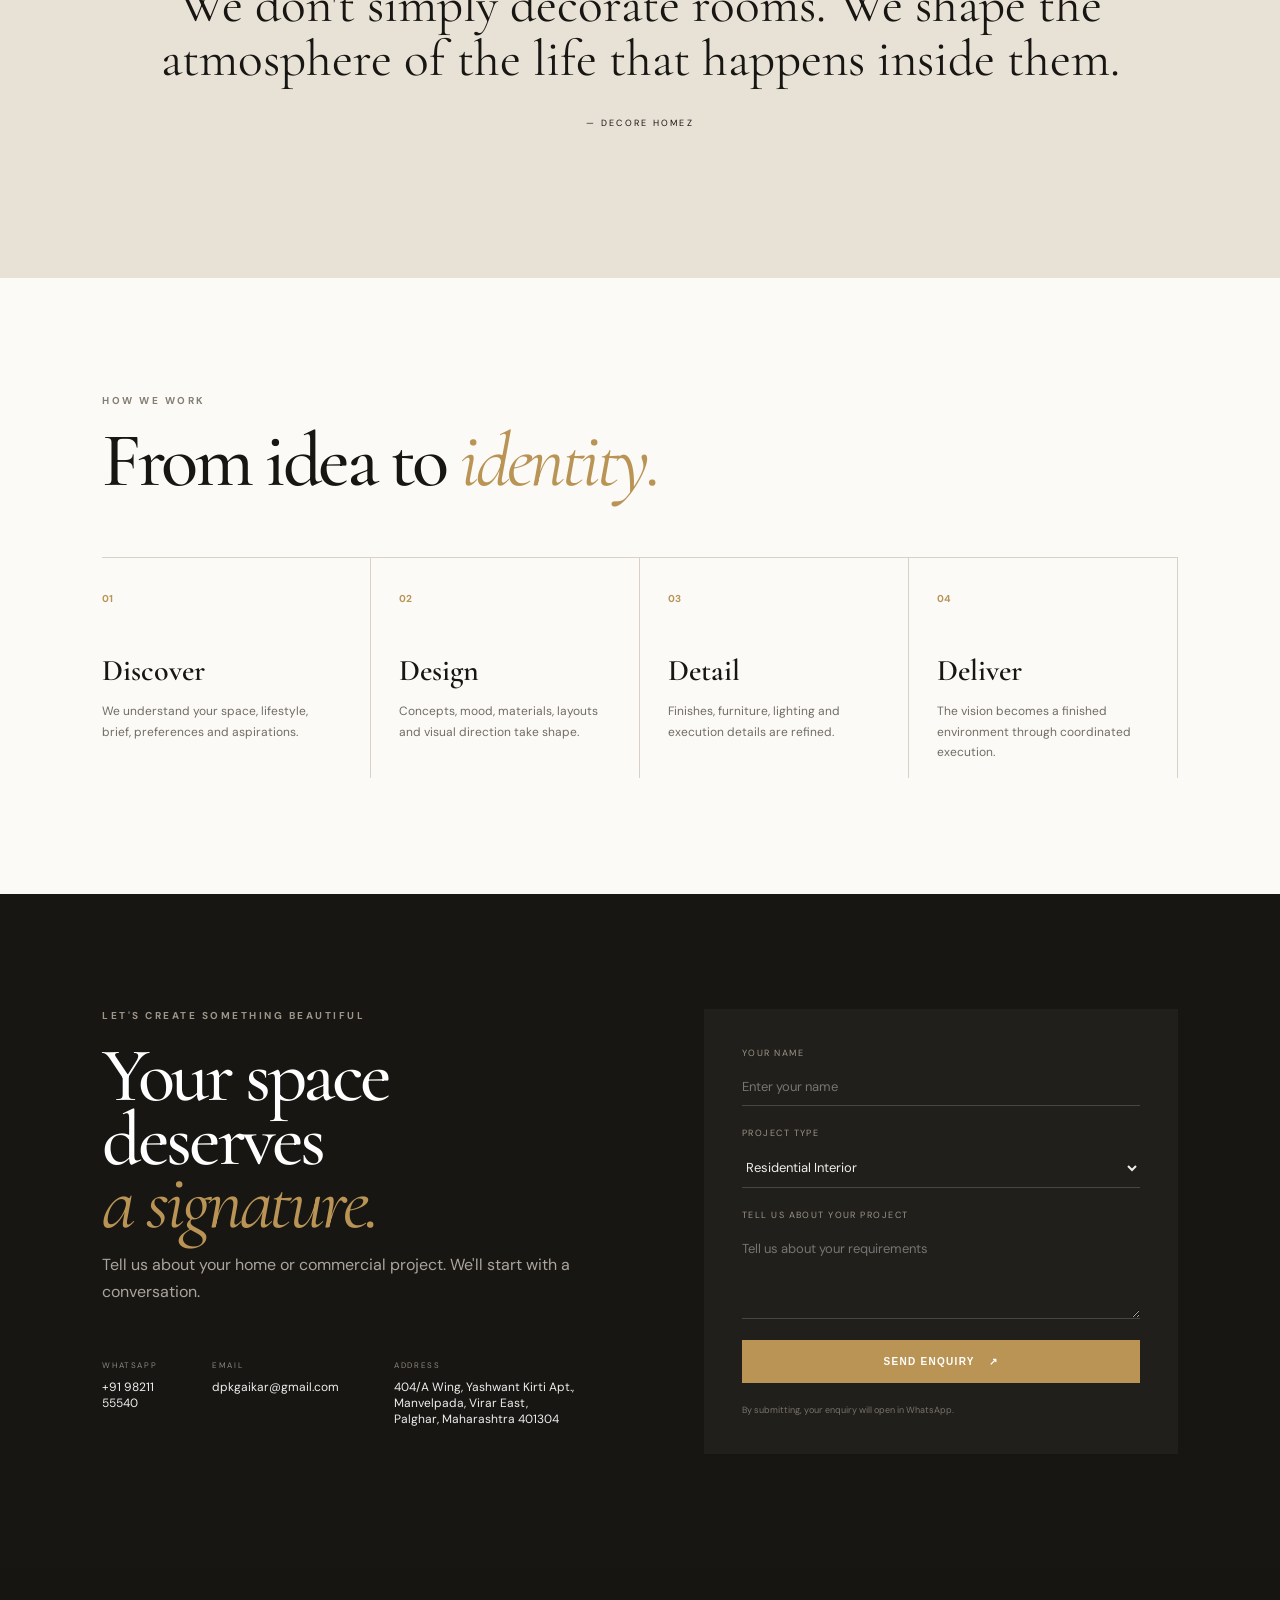
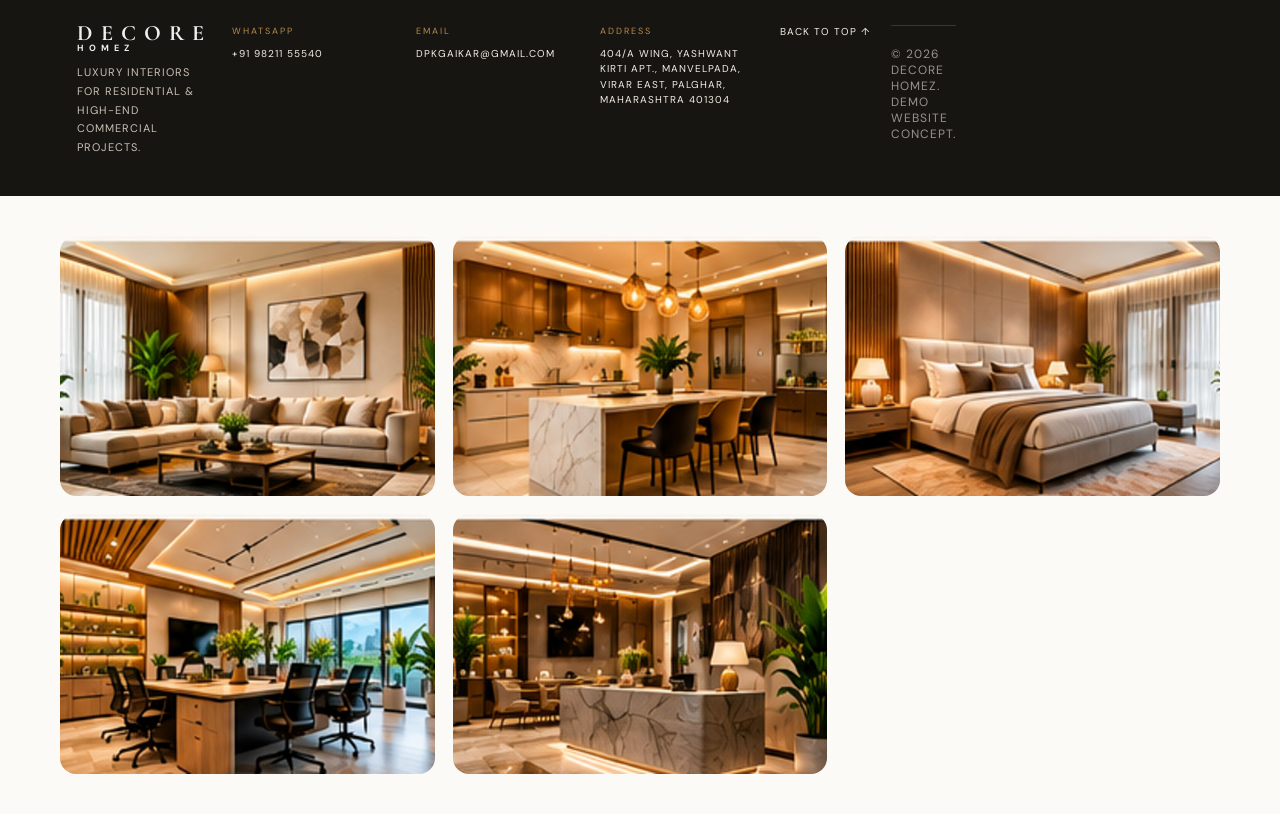
<file: projects/decore-homez/index.html>
<!DOCTYPE html>
<html lang="en">
<head>
<meta charset="UTF-8">
<meta name="viewport" content="width=device-width, initial-scale=1.0">
<meta name="description" content="Decore Homez — luxury interiors for residential and high-end commercial spaces in Mira Road, 
<title>Decore Homez | Luxury Interior Design</title>
<link rel="preconnect" href="https://fonts.googleapis.com">
<link rel="preconnect" href="https://fonts.gstatic.com" crossorigin>
<link href="https://fonts.googleapis.com/css2?family=Cormorant+Garamond:wght@400;500;600;700&family=DM+Sans:wght@400;500;600;700&display=swap" rel="stylesheet">
<link rel="stylesheet" href="style.css">
</head>
<body>
<header class="nav">
  <a class="brand" href="#home"><span>DECORE</span><small>HOMEZ</small></a>
  <nav>
    <a href="#about">About</a><a href="#services">Services</a><a href="#work">Our Work</a><a href="#process">Process</a><a href="#contact"></a>
  </nav>
  <a class="nav-cta" href="?text=Hello%20Decore%20Homez%2C%20I%27d%20like%20to%20discuss%20an%20interior%20project.">Start a Project <span>↗</span></a>
</header>

<main id="home">
<section class="hero">
  <div class="hero-copy">
    <p class="eyebrow">LUXURY INTERIORS · MIRA ROAD · </p>
    <h1>Spaces with<br><em>quiet grandeur.</em></h1>
    <p class="lead">Bespoke interiors for refined homes and high-end commercial spaces — designed around how you live, work and feel.</p>
    <div class="hero-actions"><a class="button gold" href="#contact">Book a Consultation</a><a class="text-link" href="#work">Explore our aesthetic <span>↓</span></a></div>
  </div>
  <div class="hero-image"><img src="assets/decore-hero.jpg" alt="Luxury contemporary living room interior"><div class="hero-tag">01 / SIGNATURE<br><strong>INTERIORS</strong></div></div>
</section>

<section class="intro" id="about">
  <div><p class="eyebrow">THE DECORE HOMEZ APPROACH</p><h2>Luxury is not<br><em>about more.</em></h2></div>
  <div class="intro-text"><p>It is about intention. We create interiors where proportion, material, light and function come together with a distinctly personal point of view.</p><p>From the first conversation to the final detail, every decision is made to turn your space into something timeless, considered and unmistakably yours.</p><a class="text-link" href="#contact">Discuss your space <span>→</span></a></div>
</section>

<section class="services" id="services">
  <div class="section-head"><div><p class="eyebrow">WHAT WE CREATE</p><h2>Designed for <em>living.</em></h2></div><p>Thoughtful design, premium materials and a seamless journey from concept to finished space.</p></div>
  <div class="service-grid">
    <article><span>01</span><h3>Residential<br>Interiors</h3><p>Elegant, functional homes shaped around your lifestyle, personality and everyday rituals.</p><a href="#contact">Discover <b>↗</b></a></article>
    <article><span>02</span><h3>High-End<br>Commercial</h3><p>Distinctive workplaces and commercial environments designed to elevate brand and experience.</p><a href="#contact">Discover <b>↗</b></a></article>
    <article><span>03</span><h3>Space<br>Styling</h3><p>Furniture, lighting, textures, colours and finishing touches that bring the complete vision together.</p><a href="#contact">Discover <b>↗</b></a></article>
    <article><span>04</span><h3>Turnkey<br>Execution</h3><p>Coordinated execution with attention to craftsmanship, timelines and the details that matter.</p><a href="#contact">Discover <b>↗</b></a></article>
  </div>
</section>

<section class="work" id="work">
  <div class="section-head"><div><p class="eyebrow">VISUAL JOURNAL</p><h2>A language of <em>elegance.</em></h2></div><p>Premium editorial interior photography is used here for the sales demo. Replace these visuals with Decore Homez's own project photography before the final public launch.</p></div>
  <div class="gallery">
    <figure class="wide"><img src="assets/decore-living-room.jpg" onerror="this.onerror=null;this.src='assets/work1.svg';" alt="Contemporary luxury interior inspiration"><figcaption>01 — Contemporary Residence</figcaption></figure>
    <figure><img src="assets/decore-kitchen.jpg" onerror="this.onerror=null;this.src='assets/work2.svg';" alt="Warm neutral interior inspiration"><figcaption>02 — Warm Minimalism</figcaption></figure>
    <figure><img src="assets/decore-bedroom.jpg" onerror="this.onerror=null;this.src='assets/work3.svg';" alt="Modern dining interior inspiration"><figcaption>03 — Modern Dining</figcaption></figure>
    <figure><img src="assets/decore-office.jpg" onerror="this.onerror=null;this.src='assets/work4.svg';" alt="Luxury bedroom interior inspiration"><figcaption>04 — Private Retreat</figcaption></figure>
    <figure class="wide"><img src="assets/decore-commercial.jpg" onerror="this.onerror=null;this.src='assets/work5.svg';" alt="Luxury kitchen interior inspiration"><figcaption>05 — Architectural Kitchen</figcaption></figure>
  </div>
</section>

<section class="quote"><div class="quote-mark">“</div><blockquote>We don't simply decorate rooms. We shape the atmosphere of the life that happens inside them.</blockquote><p>— DECORE HOMEZ</p></section>

<section class="process" id="process">
  <div class="section-head"><div><p class="eyebrow">HOW WE WORK</p><h2>From idea to <em>identity.</em></h2></div></div>
  <div class="steps">
    <div><b>01</b><h3>Discover</h3><p>We understand your space, lifestyle, brief, preferences and aspirations.</p></div>
    <div><b>02</b><h3>Design</h3><p>Concepts, mood, materials, layouts and visual direction take shape.</p></div>
    <div><b>03</b><h3>Detail</h3><p>Finishes, furniture, lighting and execution details are refined.</p></div>
    <div><b>04</b><h3>Deliver</h3><p>The vision becomes a finished environment through coordinated execution.</p></div>
  </div>
</section>

<section class="contact" id="contact">
  <div class="contact-copy"><p class="eyebrow">LET'S CREATE SOMETHING BEAUTIFUL</p><h2>Your space deserves<br><em>a signature.</em></h2><p>Tell us about your home or commercial project. We'll start with a conversation.</p><div class="contact-details">
<div><small>WHATSAPP</small><a href="https://wa.me/919821155540" target="_blank" rel="noopener">+91 98211 55540</a></div>
<div><small>EMAIL</small><a href="mailto:dpkgaikar@gmail.com">dpkgaikar@gmail.com</a></div>
<div><small>ADDRESS</small><span>404/A Wing, Yashwant Kirti Apt., Manvelpada, Virar East, Palghar, Maharashtra 401304</span></div>
</div></div>
  <form class="form" onsubmit="sendWhatsApp(event)"><label>Your name<input id="name" required placeholder="Enter your name"></label><label>Project type<select id="type"><option>Residential Interior</option><option>High-End Commercial</option><option>Space Styling</option><option>Turnkey Execution</option></select></label><label>Tell us about your project<textarea id="message" rows="4" placeholder="Tell us about your requirements"></textarea></label><button class="button gold" type="submit">Send Enquiry <span>↗</span></button><small>By submitting, your enquiry will open in WhatsApp.</small></form>
</section>
</main>

<footer class="site-footer">
  <div class="footer-inner">
    <div class="footer-brand">
      <div class="brand"><span>DECORE</span><small>HOMEZ</small></div>
      <p>Luxury interiors for residential &amp; high-end commercial projects.</p>
    </div>
    <div class="footer-contact">
      <div><small>WHATSAPP</small><a href="https://wa.me/919821155540" target="_blank" rel="noopener">+91 98211 55540</a></div>
      <div><small>EMAIL</small><a href="mailto:dpkgaikar@gmail.com">dpkgaikar@gmail.com</a></div>
      <div><small>ADDRESS</small><a href="https://www.google.com/maps/search/?api=1&amp;query=404%2FA%20Wing%20Yashwant%20Kirti%20Apartment%20Manvelpada%20Virar%20East%20Palghar%20Maharashtra%20401304" target="_blank" rel="noopener">404/A Wing, Yashwant Kirti Apt., Manvelpada, Virar East, Palghar, Maharashtra 401304</a></div>
    </div>
    <div class="footer-links"><a href="#home">Back to top ↑</a></div>
    <div class="footer-copy">© <span id="year"></span> Decore Homez. Demo website concept.</div>
  </div>
</footer>
<script src="script.js"></script>
<section class="dg-image-gallery" style="display:grid;grid-template-columns:repeat(auto-fit,minmax(280px,1fr));gap:18px;margin:40px auto;max-width:1200px;padding:0 20px;">
<img src="assets/decore-living-room.jpg" alt="Luxury living room interior" loading="lazy" style="width:100%;height:260px;object-fit:cover;border-radius:16px;">
<img src="assets/decore-kitchen.jpg" alt="Luxury modular kitchen interior" loading="lazy" style="width:100%;height:260px;object-fit:cover;border-radius:16px;">
<img src="assets/decore-bedroom.jpg" alt="Luxury bedroom interior" loading="lazy" style="width:100%;height:260px;object-fit:cover;border-radius:16px;">
<img src="assets/decore-office.jpg" alt="Luxury office interior" loading="lazy" style="width:100%;height:260px;object-fit:cover;border-radius:16px;">
<img src="assets/decore-commercial.jpg" alt="Luxury commercial interior" loading="lazy" style="width:100%;height:260px;object-fit:cover;border-radius:16px;">
</section>
</body>
</html>
</file>
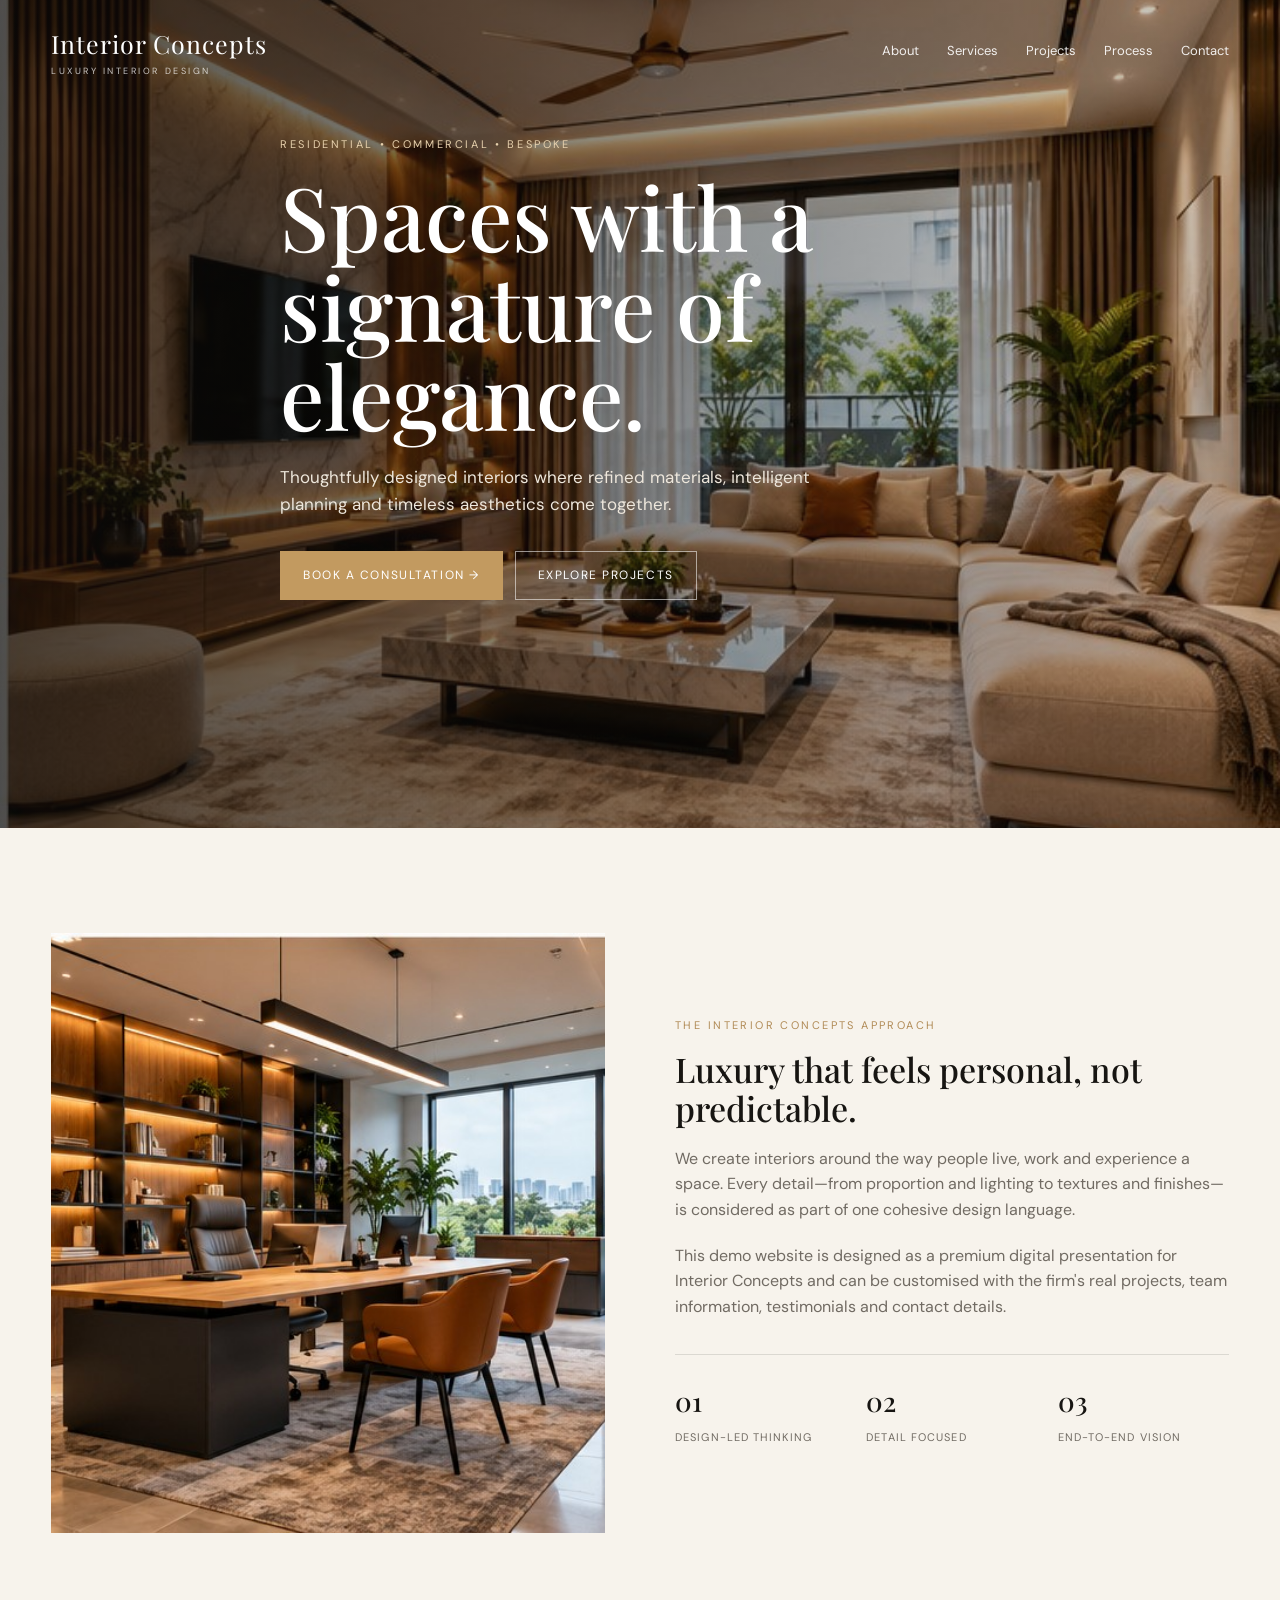
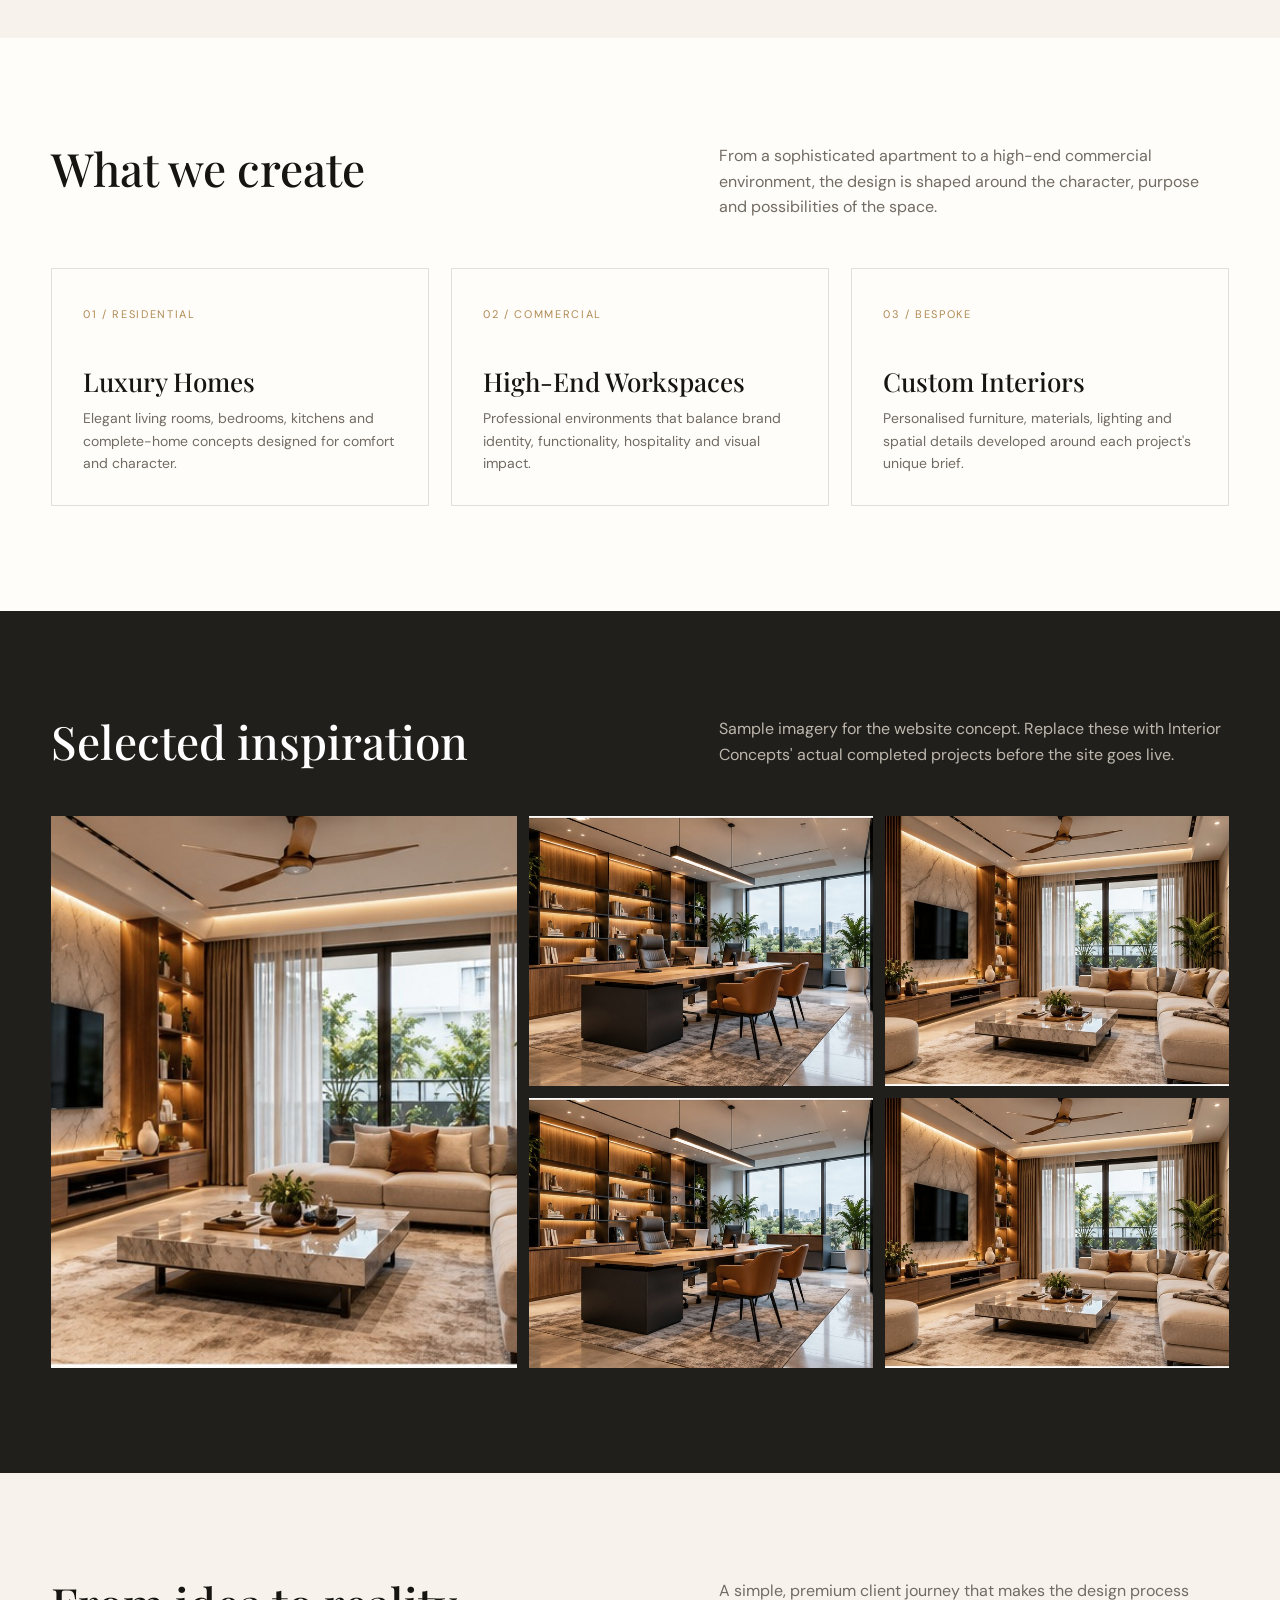
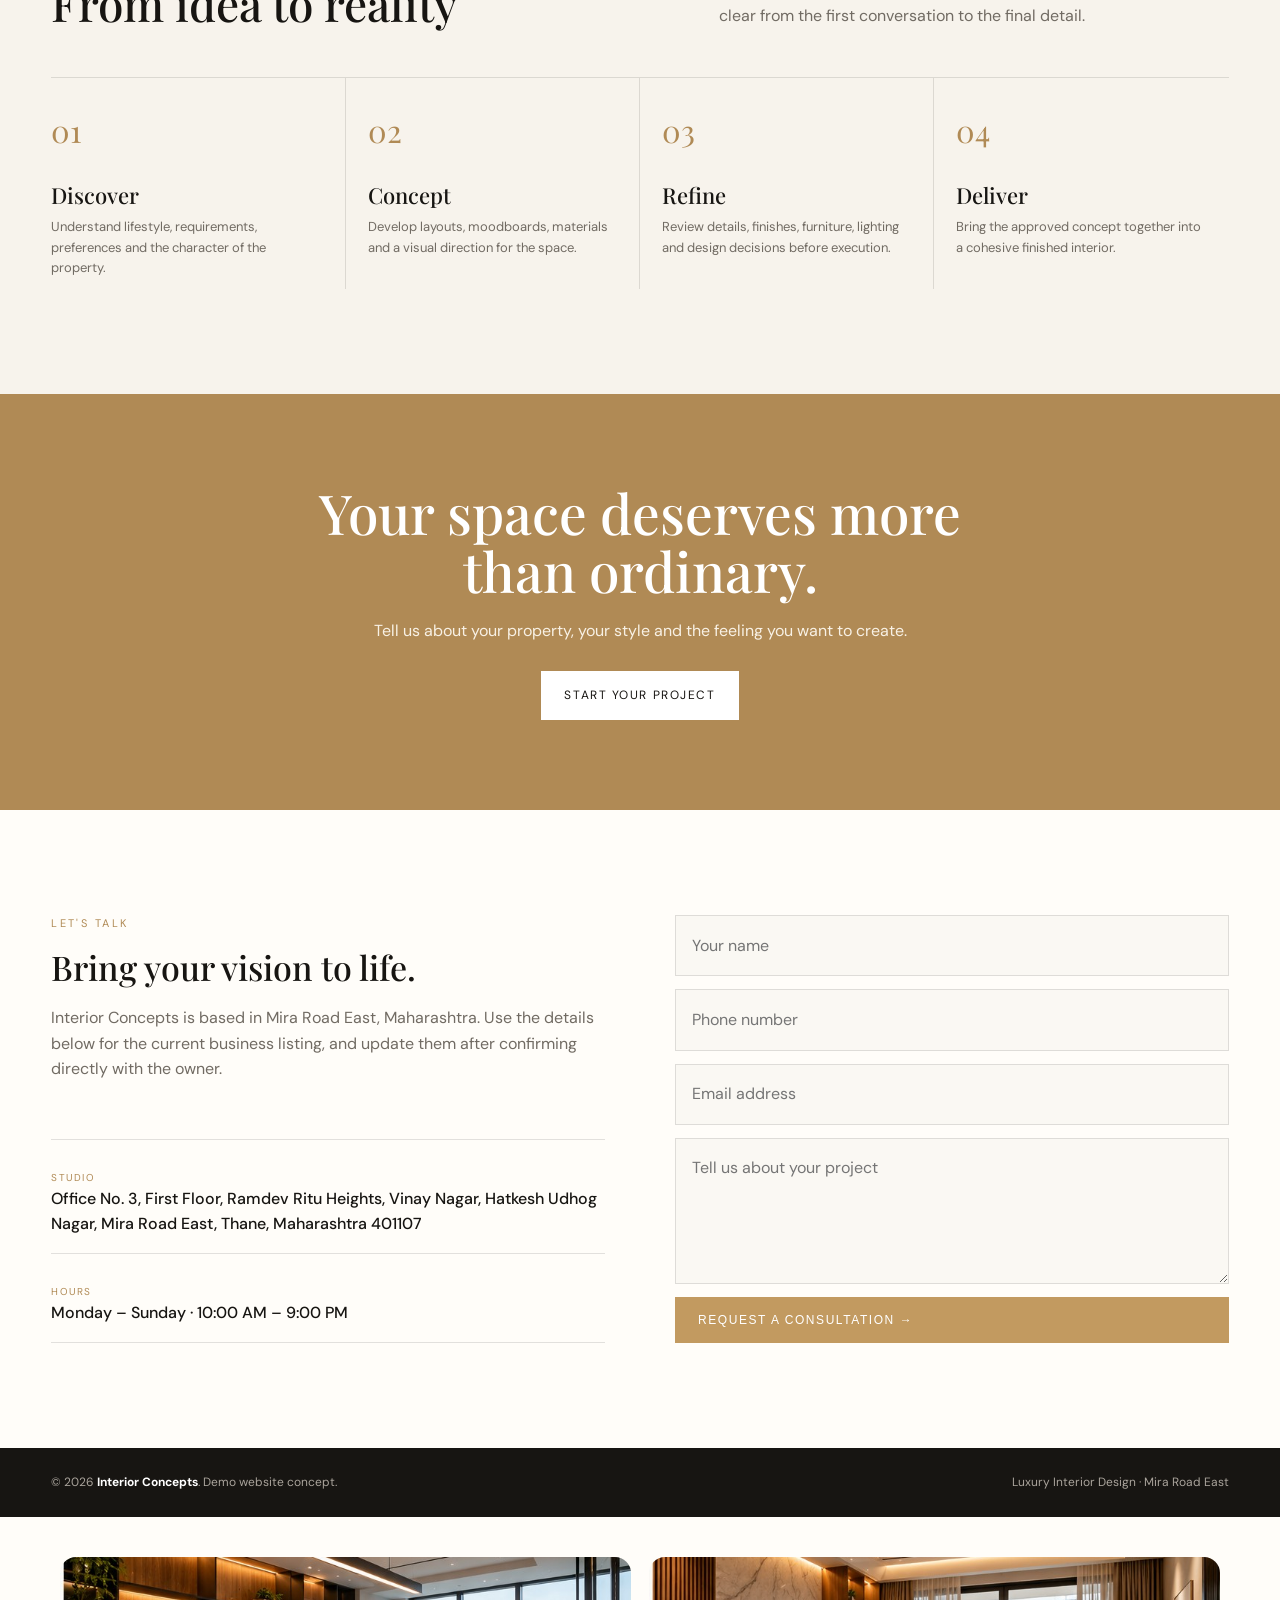
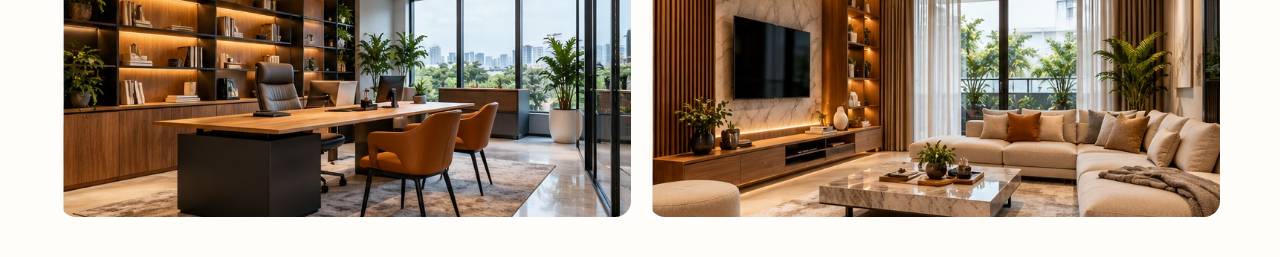
<file: projects/interior-concepts/index.html>
<!DOCTYPE html>
<html lang="en">
<head>
<meta charset="UTF-8">
<meta name="viewport" content="width=device-width, initial-scale=1.0">
<title>Interior Concepts | Luxury Interior Design</title>
<meta name="description" content="Interior Concepts — luxury residential and commercial interior design in Mira Road, Mumbai Metropolitan Region.">
<link rel="preconnect" href="https://fonts.googleapis.com">
<link rel="preconnect" href="https://fonts.gstatic.com" crossorigin>
<link href="https://fonts.googleapis.com/css2?family=DM+Sans:wght@400;500;600&family=Playfair+Display:wght@500;600;700&display=swap" rel="stylesheet">
<style>
:root{
  --ink:#171512; --cream:#f7f3ec; --sand:#ded2bf; --gold:#b08a55; --muted:#716b63;
  --white:#fffdf9; --line:rgba(23,21,18,.12);
}
*{box-sizing:border-box;margin:0;padding:0}
html{scroll-behavior:smooth}
body{font-family:"DM Sans",sans-serif;color:var(--ink);background:var(--white);line-height:1.6}
a{text-decoration:none;color:inherit}
img{width:100%;display:block}
.container{width:min(1180px,92%);margin:auto}
.nav{position:absolute;top:0;left:0;width:100%;z-index:5;color:white;padding:24px 0}
.nav-inner{display:flex;align-items:center;justify-content:space-between}
.logo{font-family:"Playfair Display";font-size:25px;letter-spacing:.04em}
.logo span{display:block;font-family:"DM Sans";font-size:9px;letter-spacing:.28em;text-transform:uppercase;opacity:.75}
.navlinks{display:flex;gap:28px;font-size:13px}
.navlinks a{opacity:.9}
.navlinks a:hover{color:#ead7b7}
.menu{display:none;background:none;border:0;color:white;font-size:24px}
.hero{min-height:92vh;display:flex;align-items:flex-end;color:white;position:relative;overflow:hidden;background:#2a2723}
.hero:before{content:"";position:absolute;inset:0;background:
linear-gradient(90deg,rgba(12,11,9,.72),rgba(12,11,9,.18)),
url("assets/interior-living.jpg") center/cover}
.hero-content{position:relative;padding:0 0 92px;max-width:720px}
.eyebrow{text-transform:uppercase;letter-spacing:.24em;font-size:11px;color:#e7d1ad;margin-bottom:17px}
h1{font-family:"Playfair Display";font-size:clamp(48px,7vw,88px);line-height:1.02;font-weight:500}
.hero p{font-size:17px;max-width:570px;margin:24px 0 32px;color:#eee7dc}
.btn{display:inline-flex;align-items:center;gap:12px;background:#c29a60;color:white;padding:14px 22px;border:1px solid #c29a60;font-size:12px;text-transform:uppercase;letter-spacing:.13em}
.btn.alt{background:transparent;border-color:rgba(255,255,255,.55);margin-left:8px}
section{padding:105px 0}
.section-head{display:flex;justify-content:space-between;gap:40px;margin-bottom:48px}
.section-head h2{font-family:"Playfair Display";font-size:46px;font-weight:500;line-height:1.1}
.section-head p{max-width:510px;color:var(--muted)}
.about{background:var(--cream)}
.about-grid{display:grid;grid-template-columns:1fr 1fr;gap:70px;align-items:center}
.about-img{height:600px;object-fit:cover}
.kicker{font-size:11px;letter-spacing:.22em;text-transform:uppercase;color:var(--gold);margin-bottom:15px}
h3{font-family:"Playfair Display";font-size:34px;line-height:1.15;font-weight:500;margin-bottom:18px}
.about-copy p{color:var(--muted);margin-bottom:20px}
.stats{display:grid;grid-template-columns:repeat(3,1fr);gap:20px;margin-top:35px;padding-top:25px;border-top:1px solid var(--line)}
.stat strong{font-family:"Playfair Display";font-size:27px;font-weight:500;display:block}
.stat span{font-size:11px;color:var(--muted);text-transform:uppercase;letter-spacing:.1em}
.services{background:var(--white)}
.cards{display:grid;grid-template-columns:repeat(3,1fr);gap:22px}
.card{border:1px solid var(--line);padding:31px;min-height:235px;transition:.25s}
.card:hover{transform:translateY(-5px);box-shadow:0 18px 45px rgba(30,25,18,.08)}
.card-num{font-size:11px;color:var(--gold);letter-spacing:.15em}
.card h3{font-size:26px;margin:42px 0 10px}
.card p{color:var(--muted);font-size:14px}
.portfolio{background:#211f1b;color:white}
.portfolio .section-head p{color:#bdb7ae}
.gallery{display:grid;grid-template-columns:1.15fr .85fr .85fr;grid-template-rows:270px 270px;gap:12px}
.gallery img{height:100%;object-fit:cover;filter:saturate(.82)}
.gallery .big{grid-row:span 2}
.process{background:var(--cream)}
.steps{display:grid;grid-template-columns:repeat(4,1fr);gap:0;border-top:1px solid var(--line)}
.step{padding:28px 22px 10px;border-right:1px solid var(--line)}
.step:first-child{padding-left:0}
.step:last-child{border:0}
.step span{font-family:"Playfair Display";font-size:31px;color:var(--gold)}
.step h3{font-size:22px;margin:28px 0 8px}
.step p{font-size:13px;color:var(--muted)}
.cta{padding:90px 0;background:#b08a55;color:white;text-align:center}
.cta h2{font-family:"Playfair Display";font-size:55px;font-weight:500;line-height:1.05;max-width:760px;margin:auto}
.cta p{max-width:560px;margin:18px auto 28px;color:#f8f1e5}
.cta .btn{background:white;color:var(--ink);border-color:white}
.contact{background:var(--white)}
.contact-grid{display:grid;grid-template-columns:1fr 1fr;gap:70px}
.contact-info p{color:var(--muted);margin:10px 0 25px}
.contact-list{display:grid;gap:14px}
.contact-item{padding:16px 0;border-bottom:1px solid var(--line)}
.contact-item small{display:block;color:var(--gold);text-transform:uppercase;letter-spacing:.13em;font-size:10px}
.contact-item strong{font-weight:500}
form{display:grid;gap:13px}
input,textarea{width:100%;padding:16px;border:1px solid var(--line);font:inherit;background:#faf8f3}
textarea{min-height:145px;resize:vertical}
footer{background:#171512;color:#aaa49c;padding:25px 0;font-size:12px}
.footer-inner{display:flex;justify-content:space-between;gap:20px}
footer strong{color:white}
@media(max-width:800px){
 .navlinks{display:none}.menu{display:block}
 .hero{min-height:84vh}.hero-content{padding-bottom:65px}
 section{padding:75px 0}.about-grid,.contact-grid{grid-template-columns:1fr;gap:40px}
 .about-img{height:430px}.cards{grid-template-columns:1fr}.gallery{grid-template-columns:1fr 1fr;grid-template-rows:220px 220px}.gallery .big{grid-row:auto;grid-column:span 2}
 .steps{grid-template-columns:1fr 1fr}.step{border-bottom:1px solid var(--line)}
 .section-head{display:block}.section-head p{margin-top:18px}
 .cta h2{font-size:42px}.footer-inner{display:block}.footer-inner div+div{margin-top:8px}
}
</style>
</head>
<body>

<header class="nav">
  <div class="container nav-inner">
    <a class="logo" href="#">Interior Concepts<span>Luxury Interior Design</span></a>
    <nav class="navlinks">
      <a href="#about">About</a><a href="#services">Services</a><a href="#projects">Projects</a><a href="#process">Process</a><a href="#contact">Contact</a>
    </nav>
    <button class="menu" aria-label="Menu">☰</button>
  </div>
</header>

<main>
<section class="hero">
  <div class="container hero-content">
    <div class="eyebrow">Residential • Commercial • Bespoke</div>
    <h1>Spaces with a signature of elegance.</h1>
    <p>Thoughtfully designed interiors where refined materials, intelligent planning and timeless aesthetics come together.</p>
    <a class="btn" href="#contact">Book a Consultation →</a>
    <a class="btn alt" href="#projects">Explore Projects</a>
  </div>
</section>

<section id="about" class="about">
 <div class="container about-grid">
   <img class="about-img" src="assets/interior-office.jpg" alt="Luxury living room interior">
   <div class="about-copy">
     <div class="kicker">The Interior Concepts Approach</div>
     <h3>Luxury that feels personal, not predictable.</h3>
     <p>We create interiors around the way people live, work and experience a space. Every detail—from proportion and lighting to textures and finishes—is considered as part of one cohesive design language.</p>
     <p>This demo website is designed as a premium digital presentation for Interior Concepts and can be customised with the firm's real projects, team information, testimonials and contact details.</p>
     <div class="stats">
       <div class="stat"><strong>01</strong><span>Design-led thinking</span></div>
       <div class="stat"><strong>02</strong><span>Detail focused</span></div>
       <div class="stat"><strong>03</strong><span>End-to-end vision</span></div>
     </div>
   </div>
 </div>
</section>

<section id="services" class="services">
 <div class="container">
  <div class="section-head">
   <h2>What we create</h2>
   <p>From a sophisticated apartment to a high-end commercial environment, the design is shaped around the character, purpose and possibilities of the space.</p>
  </div>
  <div class="cards">
   <article class="card"><span class="card-num">01 / RESIDENTIAL</span><h3>Luxury Homes</h3><p>Elegant living rooms, bedrooms, kitchens and complete-home concepts designed for comfort and character.</p></article>
   <article class="card"><span class="card-num">02 / COMMERCIAL</span><h3>High-End Workspaces</h3><p>Professional environments that balance brand identity, functionality, hospitality and visual impact.</p></article>
   <article class="card"><span class="card-num">03 / BESPOKE</span><h3>Custom Interiors</h3><p>Personalised furniture, materials, lighting and spatial details developed around each project's unique brief.</p></article>
  </div>
 </div>
</section>

<section id="projects" class="portfolio">
 <div class="container">
  <div class="section-head">
   <h2>Selected inspiration</h2>
   <p>Sample imagery for the website concept. Replace these with Interior Concepts' actual completed projects before the site goes live.</p>
  </div>
  <div class="gallery">
   <img class="big" src="assets/interior-living.jpg" alt="Contemporary interior">
   <img src="assets/interior-office.jpg" alt="Premium kitchen">
   <img src="assets/interior-living.jpg" alt="Luxury bedroom">
   <img src="assets/interior-office.jpg" alt="Luxury office">
   <img src="assets/interior-living.jpg" alt="Luxury living space">
  </div>
 </div>
</section>

<section id="process" class="process">
 <div class="container">
  <div class="section-head"><h2>From idea to reality</h2><p>A simple, premium client journey that makes the design process clear from the first conversation to the final detail.</p></div>
  <div class="steps">
   <div class="step"><span>01</span><h3>Discover</h3><p>Understand lifestyle, requirements, preferences and the character of the property.</p></div>
   <div class="step"><span>02</span><h3>Concept</h3><p>Develop layouts, moodboards, materials and a visual direction for the space.</p></div>
   <div class="step"><span>03</span><h3>Refine</h3><p>Review details, finishes, furniture, lighting and design decisions before execution.</p></div>
   <div class="step"><span>04</span><h3>Deliver</h3><p>Bring the approved concept together into a cohesive finished interior.</p></div>
  </div>
 </div>
</section>

<section class="cta">
 <div class="container">
   <h2>Your space deserves more than ordinary.</h2>
   <p>Tell us about your property, your style and the feeling you want to create.</p>
   <a class="btn" href="#contact">Start Your Project</a>
 </div>
</section>

<section id="contact" class="contact">
 <div class="container contact-grid">
  <div class="contact-info">
   <div class="kicker">Let's talk</div>
   <h3>Bring your vision to life.</h3>
   <p>Interior Concepts is based in Mira Road East, Maharashtra. Use the details below for the current business listing, and update them after confirming directly with the owner.</p>
   <div class="contact-list">
    <div class="contact-item"><small></small><strong><a href="tel:"></a></strong></div>
    <div class="contact-item"><small>Studio</small><strong>Office No. 3, First Floor, Ramdev Ritu Heights, Vinay Nagar, Hatkesh Udhog Nagar, Mira Road East, Thane, Maharashtra 401107</strong></div>
    <div class="contact-item"><small>Hours</small><strong>Monday – Sunday · 10:00 AM – 9:00 PM</strong></div>
   </div>
  </div>
  <form onsubmit="event.preventDefault(); alert('Thank you. This demo form is ready to connect to WhatsApp, email or a CRM.');">
   <input required placeholder="Your name">
   <input required type="tel" placeholder="Phone number">
   <input type="email" placeholder="Email address">
   <textarea placeholder="Tell us about your project"></textarea>
   <button class="btn" type="submit">Request a Consultation →</button>
  </form>
 </div>
</section>
</main>

<footer>
 <div class="container footer-inner">
  <div>© <span id="year"></span> <strong>Interior Concepts</strong>. Demo website concept.</div>
  <div>Luxury Interior Design · Mira Road East</div>
 </div>
</footer>
<script>
document.getElementById('year').textContent = new Date().getFullYear();
</script>
<section class="dg-image-gallery" style="display:grid;grid-template-columns:repeat(auto-fit,minmax(280px,1fr));gap:18px;margin:40px auto;max-width:1200px;padding:0 20px;"><img src="assets/interior-office.jpg" alt="Professional interior design and cafe showcase image" loading="lazy" style="width:100%;height:260px;object-fit:cover;border-radius:16px;"><img src="assets/interior-living.jpg" alt="Professional interior design and cafe showcase image" loading="lazy" style="width:100%;height:260px;object-fit:cover;border-radius:16px;"></section></body>
</html>
</file>
<file: style.css>
*{box-sizing:border-box}html{scroll-behavior:smooth}body{margin:0;background:#f6f3ee;color:#191816;font-family:'DM Sans',sans-serif;line-height:1.6}.nav{height:76px;display:flex;align-items:center;justify-content:space-between;padding:0 6%;position:sticky;top:0;z-index:20;background:rgba(246,243,238,.94);backdrop-filter:blur(12px);border-bottom:1px solid #ddd7cf}.brand{font-weight:700;color:#191816;text-decoration:none;font-size:18px}.brand span{display:inline-grid;place-items:center;width:38px;height:38px;margin-right:8px;background:#191816;color:#fff;border-radius:11px;font-size:14px}.nav nav{display:flex;gap:28px}.nav nav a{color:#49453f;text-decoration:none;font-size:14px;font-weight:600}.menu{display:none;background:none;border:0;font-size:24px}.hero{min-height:calc(100vh - 76px);padding:9% 8%;display:grid;grid-template-columns:1.1fr .9fr;gap:8%;align-items:center;background:radial-gradient(circle at 85% 20%,#ddd1c0,transparent 35%),#f6f3ee}.eyebrow{font-size:12px;letter-spacing:2px;font-weight:700;color:#7c654b}.hero h1{font:700 clamp(42px,6vw,78px)/1.04 'Playfair Display',serif;max-width:850px;margin:16px 0}.hero h1 em{color:#8a6848;font-style:normal}.lead{font-size:19px;max-width:650px;color:#615d57}.actions{display:flex;gap:12px;margin-top:30px;flex-wrap:wrap}.btn{display:inline-block;padding:13px 20px;border-radius:9px;text-decoration:none;font-weight:700;font-size:14px}.primary{background:#191816;color:#fff}.ghost{border:1px solid #b9b1a8;color:#191816}.hero-card{background:#191816;border-radius:28px;padding:22px;color:#fff;box-shadow:0 30px 70px #2b211622;transform:rotate(2deg)}.mini-top{display:flex;justify-content:space-between;color:#cdb99f;font-size:12px;margin-bottom:15px}.browser{display:flex;gap:6px;padding:10px 0}.browser i{width:7px;height:7px;background:#aaa;border-radius:50%}.screen{height:360px;border-radius:18px;background:linear-gradient(145deg,#8b7053,#2e2822);padding:40px;display:flex;flex-direction:column;justify-content:end}.screen span{font-size:10px;letter-spacing:3px;color:#e6d9c8}.screen strong{font:700 40px/1.02 'Playfair Display',serif;margin:12px 0}.screen small{color:#e8ddd0}.section{padding:100px 8%;max-width:1500px;margin:auto}.split{display:grid;grid-template-columns:1fr 1fr;gap:12%;border-top:1px solid #d8d0c6}.section h2,.cta h2{font:700 clamp(34px,4vw,58px)/1.1 'Playfair Display',serif;margin:10px 0 24px}.split p{color:#615d57;font-size:17px}.service-grid{display:grid;grid-template-columns:repeat(4,1fr);gap:18px;margin-top:40px}.service-grid article{padding:28px;border:1px solid #ddd5ca;border-radius:18px;background:#faf8f4}.service-grid b{color:#8a6848}.service-grid h3{margin:18px 0 7px}.service-grid p,.project-info p{color:#68625b}.section-head{display:flex;justify-content:space-between;align-items:end}.count{font-size:12px;letter-spacing:2px;color:#857a6e}.note{font-size:13px;color:#746d64;background:#ece7df;padding:13px 16px;border-radius:10px;margin:25px 0}.project-grid{display:grid;grid-template-columns:repeat(2,1fr);gap:24px;margin-top:25px}.project{background:#fff;border:1px solid #ded8d0;border-radius:20px;overflow:hidden;transition:.25s}.project:hover{transform:translateY(-5px);box-shadow:0 18px 40px #2b211414}.project.featured{grid-column:span 2}.project-visual{height:300px;padding:28px;display:flex;flex-direction:column;justify-content:space-between;color:#fff}.project-visual span{font-size:11px;letter-spacing:3px}.project-visual strong{font:700 44px/1 'Playfair Display',serif}.interior{background:linear-gradient(135deg,#92775a,#302821)}.interior2{background:linear-gradient(135deg,#b9a18a,#4b3c31)}.cafe{background:linear-gradient(135deg,#9b4d31,#261c18)}.kaffeine{background:linear-gradient(135deg,#80634a,#201c19)}.banjara{background:linear-gradient(135deg,#a07148,#38251b)}.project-info{padding:24px}.project-info span{font-size:11px;letter-spacing:1.5px;color:#8b7b69}.project-info h3{font:700 29px 'Playfair Display',serif;margin:7px 0}.project-info a{color:#191816;font-weight:700;text-decoration:none}.cta{padding:100px 8%;text-align:center;background:#201d19;color:#fff}.cta .eyebrow{color:#c9ad8e}.cta h2{max-width:800px;margin:15px auto 28px}.contact{display:grid;grid-template-columns:1fr 1fr;gap:12%;align-items:center}.contact-card{background:#ebe4da;border-radius:22px;padding:35px}.contact-card strong{font:700 28px 'Playfair Display',serif}.contact-card p{color:#655e56;margin-bottom:24px}footer{text-align:center;padding:28px;color:#777066;font-size:12px;border-top:1px solid #d8d0c6}@media(max-width:850px){.nav nav{display:none}.menu{display:block}.hero,.split,.contact{grid-template-columns:1fr}.hero{padding-top:70px}.hero-card{margin-top:25px}.service-grid{grid-template-columns:1fr 1fr}.project-grid{grid-template-columns:1fr}.project.featured{grid-column:span 1}.section{padding:75px 6%}}@media(max-width:520px){.service-grid{grid-template-columns:1fr}.hero h1{font-size:45px}.screen{height:290px;padding:25px}.screen strong{font-size:31px}.project-visual{height:240px}.project-visual strong{font-size:36px}}
</file>
<file: projects/decore-homez/style.css>
:root{--ink:#171613;--cream:#f5f1e9;--paper:#fbfaf7;--gold:#b99455;--muted:#716c63;--line:#d8d1c5}*{box-sizing:border-box}html{scroll-behavior:smooth}body{margin:0;background:var(--paper);color:var(--ink);font-family:'DM Sans',sans-serif}a{text-decoration:none;color:inherit}.nav{height:84px;padding:0 5vw;display:flex;align-items:center;justify-content:space-between;border-bottom:1px solid rgba(23,22,19,.1);position:sticky;top:0;background:rgba(251,250,247,.94);backdrop-filter:blur(12px);z-index:10}.brand{display:flex;flex-direction:column;line-height:.78;letter-spacing:.13em;font-family:'Cormorant Garamond',serif;font-weight:700;font-size:25px}.brand small{font-family:'DM Sans';font-size:7px;letter-spacing:.42em;margin-top:7px}.nav nav{display:flex;gap:30px;font-size:12px;color:#4f4b44}.nav nav a:hover,.footer a:hover{color:var(--gold)}.nav-cta{font-size:11px;text-transform:uppercase;letter-spacing:.12em}.nav-cta span,.text-link span{color:var(--gold);margin-left:8px}.hero{min-height:calc(100vh - 84px);display:grid;grid-template-columns:48% 52%;padding:5vw;gap:4vw;align-items:center;background:var(--cream)}.hero-copy{padding-left:3vw}.eyebrow{font-size:10px;letter-spacing:.25em;font-weight:700;color:#857e72;margin:0 0 22px}.hero h1,h2{font-family:'Cormorant Garamond',serif;font-weight:500;font-size:clamp(60px,7vw,108px);line-height:.83;letter-spacing:-.045em;margin:0}.hero h1 em,h2 em{font-weight:400;color:var(--gold);font-style:italic}.lead{max-width:510px;color:var(--muted);font-size:15px;line-height:1.8;margin:36px 0}.hero-actions{display:flex;align-items:center;gap:28px}.button{display:inline-flex;align-items:center;justify-content:center;border:0;padding:16px 23px;text-transform:uppercase;letter-spacing:.13em;font-size:10px;font-weight:700;cursor:pointer}.gold{background:var(--gold);color:#fff}.button span{margin-left:14px}.text-link{font-size:11px;text-transform:uppercase;letter-spacing:.12em}.hero-image{height:min(700px,75vh);position:relative;overflow:hidden}.hero-image img,.gallery img{width:100%;height:100%;object-fit:cover}.hero-tag{position:absolute;bottom:0;left:0;background:var(--ink);color:white;padding:19px 23px;font-size:9px;letter-spacing:.17em;line-height:1.6}.hero-tag strong{color:var(--gold)}section{padding:9vw 8vw}.intro{display:grid;grid-template-columns:1fr 1fr;gap:8vw;align-items:end}.intro h2,.section-head h2{font-size:clamp(55px,6vw,90px)}.intro-text{max-width:570px}.intro-text p{font-family:'Cormorant Garamond';font-size:25px;line-height:1.3;color:#4d4942;margin:0 0 22px}.intro-text .text-link{font-family:'DM Sans';display:inline-block;margin-top:12px}.services{background:var(--ink);color:#f7f3eb}.section-head{display:flex;justify-content:space-between;align-items:end;gap:8vw;margin-bottom:65px}.section-head>p{max-width:390px;color:#aaa49b;line-height:1.7;font-size:13px}.services .eyebrow{color:#9d9588}.services h2 em{color:#c5a064}.service-grid{display:grid;grid-template-columns:repeat(4,1fr);border-top:1px solid #403d38}.service-grid article{padding:30px 26px 15px 0;border-right:1px solid #403d38;min-height:300px}.service-grid article:not(:first-child){padding-left:26px}.service-grid span{color:#a89677;font-size:10px}.service-grid h3{font-family:'Cormorant Garamond';font-size:36px;font-weight:500;line-height:.95;margin:65px 0 18px}.service-grid p{font-size:12px;color:#aaa49b;line-height:1.7;max-width:230px}.service-grid a{font-size:10px;text-transform:uppercase;letter-spacing:.13em;display:inline-block;margin-top:25px}.service-grid a b{color:var(--gold);margin-left:7px}.work{background:var(--paper)}.gallery{display:grid;grid-template-columns:1.1fr .9fr;gap:20px}.gallery figure{margin:0;position:relative;height:520px;overflow:hidden}.gallery figure.wide{height:650px}.gallery figure:nth-child(3){margin-top:90px}.gallery figcaption{position:absolute;bottom:0;left:0;background:rgba(23,22,19,.85);color:white;padding:13px 17px;font-size:9px;letter-spacing:.12em;text-transform:uppercase}.gallery img{transition:transform .7s}.gallery figure:hover img{transform:scale(1.035)}.quote{background:#e8e1d6;text-align:center;padding:11vw 12vw}.quote-mark{font-family:'Cormorant Garamond';font-size:100px;color:var(--gold);height:75px}.quote blockquote{font-family:'Cormorant Garamond';font-size:clamp(35px,4vw,58px);line-height:1.05;max-width:1000px;margin:0 auto 30px}.quote p{font-size:9px;letter-spacing:.25em}.steps{display:grid;grid-template-columns:repeat(4,1fr);border-top:1px solid var(--line)}.steps>div{padding:28px 28px 0 0;border-right:1px solid var(--line);min-height:220px}.steps>div:not(:first-child){padding-left:28px}.steps b{font-size:10px;color:var(--gold)}.steps h3{font-family:'Cormorant Garamond';font-size:30px;margin:45px 0 10px;font-weight:600}.steps p{font-size:12px;color:var(--muted);line-height:1.7;max-width:220px}.contact{background:var(--ink);color:white;display:grid;grid-template-columns:1fr 1fr;gap:10vw}.contact .eyebrow{color:#9d9588}.contact h2{font-size:clamp(55px,6vw,90px)}.contact-copy>p:not(.eyebrow){color:#aaa49b;line-height:1.7;max-width:500px}.contact-details{display:flex;gap:55px;margin-top:55px}.contact-details div{display:flex;flex-direction:column;gap:9px}.contact-details small{font-size:8px;color:#8d877e;letter-spacing:.2em}.contact-details a,.contact-details span{font-size:12px;color:#eee}.form{background:#211f1b;padding:38px;display:flex;flex-direction:column;gap:21px}.form label{font-size:9px;text-transform:uppercase;letter-spacing:.16em;color:#9d9588;display:flex;flex-direction:column;gap:9px}.form input,.form select,.form textarea{font-family:inherit;background:transparent;border:0;border-bottom:1px solid #4a463f;color:#eee;padding:10px 0;outline:0;font-size:13px}.form select option{color:#111}.form textarea{resize:vertical}.form small{font-size:9px;color:#77736c}footer{padding:40px 8vw;background:#11100e;color:#8d877e;display:grid;grid-template-columns:1fr 1.4fr 1fr;align-items:center;gap:30px}footer .brand{color:#eee}footer p{font-size:11px}footer>div:last-of-type{display:flex;gap:20px;justify-content:flex-end;font-size:10px;text-transform:uppercase;letter-spacing:.1em}footer>small{grid-column:1/-1;font-size:9px;color:#5f5a53}@media(max-width:900px){.nav nav{display:none}.hero{grid-template-columns:1fr;padding:12vw 6vw}.hero-copy{padding:0}.hero-image{height:60vh}.intro,.contact{grid-template-columns:1fr;gap:50px}.section-head{display:block}.section-head>p{margin-top:25px}.service-grid{grid-template-columns:1fr 1fr}.gallery{grid-template-columns:1fr}.gallery figure,.gallery figure.wide,.gallery figure:nth-child(3){height:480px;margin-top:0}.steps{grid-template-columns:1fr 1fr}.contact-details{flex-direction:column;gap:25px}footer{grid-template-columns:1fr}.footer>div:last-of-type{justify-content:flex-start}}@media(max-width:600px){.nav{height:70px;padding:0 5vw}.nav-cta{display:none}.hero{min-height:auto}.hero h1{font-size:65px}.hero-image{height:55vh;margin-top:30px}.service-grid,.steps{grid-template-columns:1fr}.service-grid article,.service-grid article:not(:first-child),.steps>div,.steps>div:not(:first-child){padding:25px 0;border-right:0;border-bottom:1px solid #403d38}.steps>div{border-bottom:1px solid var(--line)}.service-grid h3,.steps h3{margin-top:35px}.contact{padding:18vw 7vw}.contact-details{margin-top:35px}.form{padding:25px}section{padding:18vw 7vw}}

/* DG Website Studio - contact footer */
.site-footer{background:#171512;color:#f5efe5;padding:56px 6vw 28px}
.footer-inner{max-width:1200px;margin:auto;display:grid;grid-template-columns:1.2fr 2fr auto;gap:42px;align-items:start}
.site-footer .brand span{display:block;letter-spacing:8px;font-size:22px}
.site-footer .brand small{display:block;letter-spacing:5px;font-size:9px;margin-top:3px}
.site-footer p{color:#c9c1b5;max-width:330px;line-height:1.7}
.footer-contact{display:grid;grid-template-columns:repeat(3,minmax(160px,1fr));gap:24px}
.footer-contact small{display:block;letter-spacing:2px;font-size:9px;color:#b88b4a;margin-bottom:9px}
.footer-contact a{color:#f5efe5;text-decoration:none;line-height:1.55}
.footer-contact a:hover{text-decoration:underline}
.footer-links a{color:#f5efe5;text-decoration:none;white-space:nowrap}
.footer-copy{grid-column:1/-1;border-top:1px solid rgba(255,255,255,.14);padding-top:20px;color:#99938b;font-size:12px}
@media(max-width:800px){.footer-inner{grid-template-columns:1fr}.footer-contact{grid-template-columns:1fr}.footer-links{order:3}.footer-copy{grid-column:auto}}
</file>
